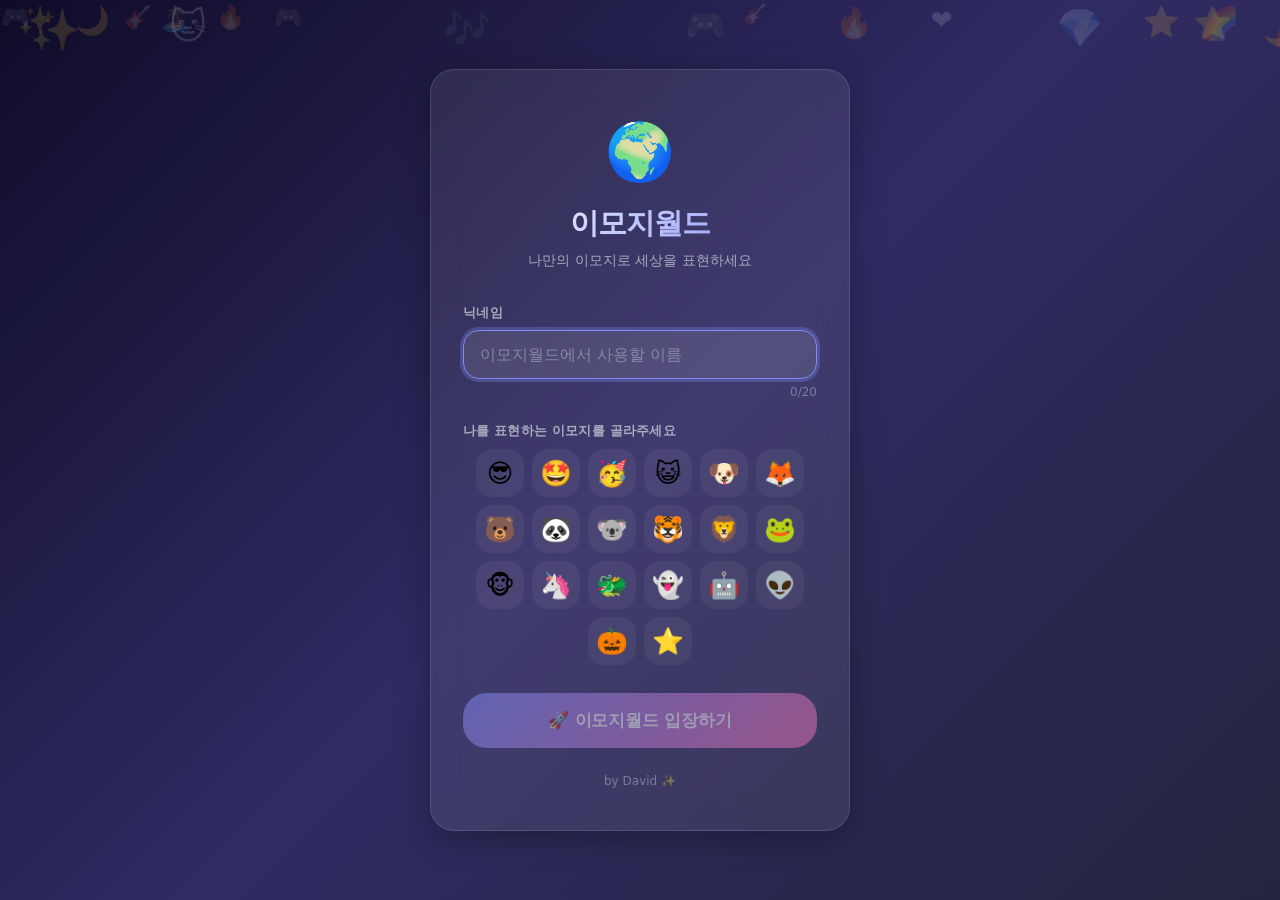
<file: index.html>
<!DOCTYPE html>
<html lang="ko">
<head>
    <meta charset="UTF-8">
    <meta name="viewport" content="width=device-width, initial-scale=1.0">
    <meta name="description" content="이모지월드 — 이모지로 세상을 표현하는 소셜 플랫폼">
    <meta name="theme-color" content="#0f0c29">
    <link rel="icon" href="data:image/svg+xml,<svg xmlns='http://www.w3.org/2000/svg' viewBox='0 0 100 100'><text y='.9em' font-size='90'>🚀</text></svg>">
    <title>이모지월드</title>
    <style>
        body {
            margin: 0;
            background: linear-gradient(135deg, #0f0c29, #302b63, #24243e);
            height: 100vh;
            display: flex;
            align-items: center;
            justify-content: center;
            color: white;
            font-family: system-ui, sans-serif;
        }
        .loader {
            text-align: center;
        }
        .loader__emoji {
            font-size: 4rem;
            animation: pulse 1s infinite;
        }
        @keyframes pulse {
            0%, 100% { transform: scale(1); }
            50% { transform: scale(1.2); }
        }
        .loader__text {
            margin-top: 16px;
            opacity: 0.6;
            font-size: 0.9rem;
        }
    </style>
</head>
<body>
    <div class="loader">
        <div class="loader__emoji">🌍</div>
        <div class="loader__text">이모지월드 로딩 중...</div>
    </div>
    <script src="auth.js"></script>
    <script>
        // 로그인 상태에 따라 적절한 페이지로 리디렉트
        if (isLoggedIn()) {
            window.location.replace('feed.html');
        } else {
            window.location.replace('login.html');
        }
    </script>
</body>
</html>
</file>
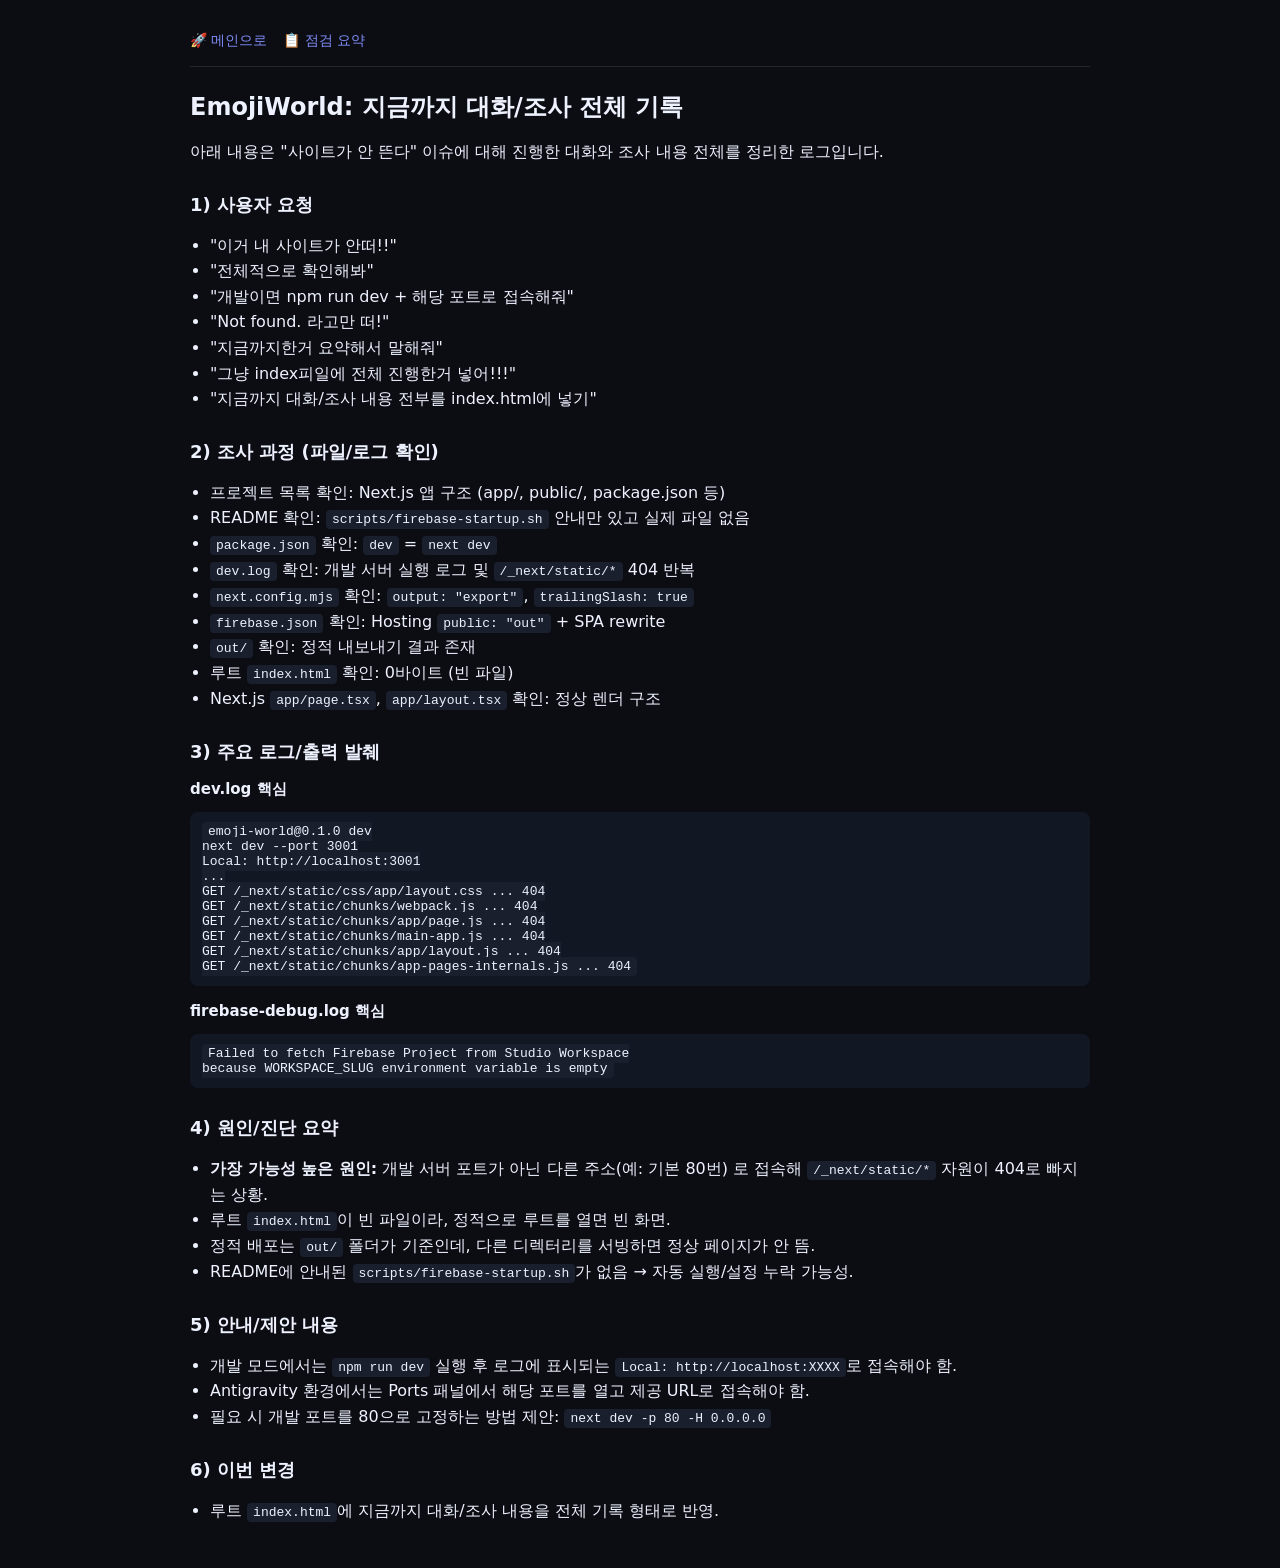
<file: debug-log.html>
<!doctype html>
<html lang="ko">
  <head>
    <meta charset="utf-8" />
    <meta name="viewport" content="width=device-width, initial-scale=1" />
    <meta name="description" content="이모지월드 점검 전체 기록 - 사이트 이슈 조사 및 디버깅 로그">
    <link rel="icon" href="data:image/svg+xml,<svg xmlns='http://www.w3.org/2000/svg' viewBox='0 0 100 100'><text y='.9em' font-size='90'>🔧</text></svg>">
    <title>EmojiWorld 점검 전체 기록</title>
    <style>
      body {
        font-family: system-ui, -apple-system, Segoe UI, Roboto, Arial, sans-serif;
        margin: 0;
        padding: 32px;
        background: #0b0d12;
        color: #eef2ff;
      }
      main {
        max-width: 900px;
        margin: 0 auto;
      }
      h1 {
        margin: 0 0 16px;
        font-size: 24px;
      }
      h2 {
        margin: 28px 0 8px;
        font-size: 18px;
      }
      h3 {
        margin: 16px 0 6px;
        font-size: 15px;
      }
      p {
        margin: 0 0 12px;
        line-height: 1.6;
      }
      ul {
        line-height: 1.6;
        padding-left: 20px;
      }
      code {
        background: #1a1f2e;
        padding: 2px 6px;
        border-radius: 4px;
      }
      pre {
        background: #121724;
        padding: 12px;
        border-radius: 8px;
        overflow-x: auto;
      }
      .nav-bar {
        margin-bottom: 24px;
        padding-bottom: 16px;
        border-bottom: 1px solid rgba(255, 255, 255, 0.1);
        display: flex;
        gap: 16px;
      }
      .nav-bar a {
        color: #818cf8;
        text-decoration: none;
        font-size: 14px;
      }
      .nav-bar a:hover {
        text-decoration: underline;
      }
    </style>
  </head>
  <body>
    <main>
      <nav class="nav-bar" aria-label="페이지 내비게이션">
        <a href="index.html">🚀 메인으로</a>
        <a href="summary.html">📋 점검 요약</a>
      </nav>
      <h1>EmojiWorld: 지금까지 대화/조사 전체 기록</h1>
      <p>
        아래 내용은 "사이트가 안 뜬다" 이슈에 대해 진행한 대화와 조사 내용 전체를 정리한 로그입니다.
      </p>

      <h2>1) 사용자 요청</h2>
      <ul>
        <li>"이거 내 사이트가 안떠!!"</li>
        <li>"전체적으로 확인해봐"</li>
        <li>"개발이면 npm run dev + 해당 포트로 접속해줘"</li>
        <li>"Not found. 라고만 떠!"</li>
        <li>"지금까지한거 요약해서 말해줘"</li>
        <li>"그냥 index피일에 전체 진행한거 넣어!!!"</li>
        <li>"지금까지 대화/조사 내용 전부를 index.html에 넣기"</li>
      </ul>

      <h2>2) 조사 과정 (파일/로그 확인)</h2>
      <ul>
        <li>프로젝트 목록 확인: Next.js 앱 구조 (app/, public/, package.json 등)</li>
        <li>README 확인: <code>scripts/firebase-startup.sh</code> 안내만 있고 실제 파일 없음</li>
        <li><code>package.json</code> 확인: <code>dev</code> = <code>next dev</code></li>
        <li><code>dev.log</code> 확인: 개발 서버 실행 로그 및 <code>/_next/static/*</code> 404 반복</li>
        <li><code>next.config.mjs</code> 확인: <code>output: "export"</code>, <code>trailingSlash: true</code></li>
        <li><code>firebase.json</code> 확인: Hosting <code>public: "out"</code> + SPA rewrite</li>
        <li><code>out/</code> 확인: 정적 내보내기 결과 존재</li>
        <li>루트 <code>index.html</code> 확인: 0바이트 (빈 파일)</li>
        <li>Next.js <code>app/page.tsx</code>, <code>app/layout.tsx</code> 확인: 정상 렌더 구조</li>
      </ul>

      <h2>3) 주요 로그/출력 발췌</h2>
      <h3>dev.log 핵심</h3>
      <pre><code>emoji-world@0.1.0 dev
next dev --port 3001
Local: http://localhost:3001
...
GET /_next/static/css/app/layout.css ... 404
GET /_next/static/chunks/webpack.js ... 404
GET /_next/static/chunks/app/page.js ... 404
GET /_next/static/chunks/main-app.js ... 404
GET /_next/static/chunks/app/layout.js ... 404
GET /_next/static/chunks/app-pages-internals.js ... 404</code></pre>

      <h3>firebase-debug.log 핵심</h3>
      <pre><code>Failed to fetch Firebase Project from Studio Workspace
because WORKSPACE_SLUG environment variable is empty</code></pre>

      <h2>4) 원인/진단 요약</h2>
      <ul>
        <li>
          <strong>가장 가능성 높은 원인:</strong> 개발 서버 포트가 아닌 다른 주소(예: 기본 80번)
          로 접속해 <code>/_next/static/*</code> 자원이 404로 빠지는 상황.
        </li>
        <li>
          루트 <code>index.html</code>이 빈 파일이라, 정적으로 루트를 열면 빈 화면.
        </li>
        <li>
          정적 배포는 <code>out/</code> 폴더가 기준인데, 다른 디렉터리를 서빙하면 정상 페이지가 안 뜸.
        </li>
        <li>
          README에 안내된 <code>scripts/firebase-startup.sh</code>가 없음 → 자동 실행/설정 누락 가능성.
        </li>
      </ul>

      <h2>5) 안내/제안 내용</h2>
      <ul>
        <li>
          개발 모드에서는 <code>npm run dev</code> 실행 후
          로그에 표시되는 <code>Local: http://localhost:XXXX</code>로 접속해야 함.
        </li>
        <li>
          Antigravity 환경에서는 Ports 패널에서 해당 포트를 열고 제공 URL로 접속해야 함.
        </li>
        <li>
          필요 시 개발 포트를 80으로 고정하는 방법 제안:
          <code>next dev -p 80 -H 0.0.0.0</code>
        </li>
      </ul>

      <h2>6) 이번 변경</h2>
      <ul>
        <li>
          루트 <code>index.html</code>에 지금까지 대화/조사 내용을 전체 기록 형태로 반영.
        </li>
      </ul>
    </main>
  </body>
</html>
</file>
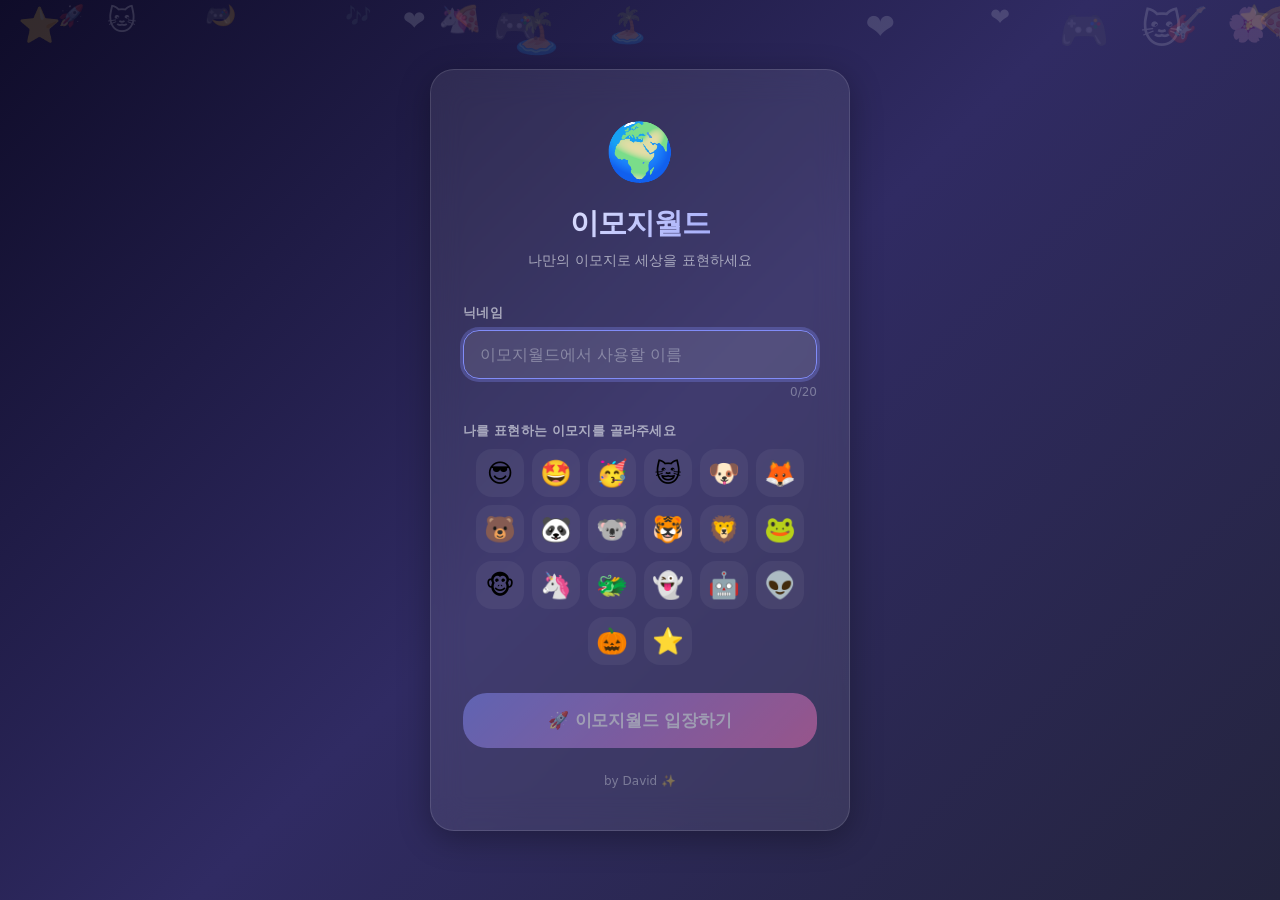
<file: feed.html>
<!DOCTYPE html>
<html lang="ko">
<head>
    <meta charset="UTF-8">
    <meta name="viewport" content="width=device-width, initial-scale=1.0, viewport-fit=cover">
    <meta name="description" content="이모지월드 피드 — 이모지 아트와 소셜 콘텐츠를 탐색하세요.">
    <meta name="theme-color" content="#0f0c29">
    <!-- Security Headers -->
    <meta http-equiv="Content-Security-Policy" content="default-src 'self'; script-src 'self' 'unsafe-inline'; style-src 'self' 'unsafe-inline'; img-src 'self' data: blob:; font-src 'self'; connect-src 'self'; frame-ancestors 'none';">
    <meta http-equiv="X-Content-Type-Options" content="nosniff">
    <meta name="referrer" content="strict-origin-when-cross-origin">
    <link rel="icon" href="data:image/svg+xml,<svg xmlns='http://www.w3.org/2000/svg' viewBox='0 0 100 100'><text y='.9em' font-size='90'>🚀</text></svg>">
    <title>이모지월드 — 피드</title>
    <link rel="stylesheet" href="app-common.css">
</head>
<body>
    <!-- Toast Container -->
    <div class="toast-container" id="toast-container"></div>

    <!-- Post Creation Modal -->
    <div class="modal-overlay modal-overlay--hidden" id="create-modal">
        <div class="modal create-modal">
            <div class="create-modal__header">
                <h2 class="modal__title" style="margin:0">새 포스트</h2>
                <button class="create-modal__close" id="create-close">✕</button>
            </div>
            <div class="image-upload-area" id="upload-area">
                <input type="file" accept="image/*" id="image-input" style="display:none">
                <span class="image-upload-area__icon">📸</span>
                <div class="image-upload-area__text">사진을 선택하거나 여기에 끌어놓으세요</div>
                <div class="image-upload-area__hint">JPG, PNG, WEBP · 최대 5MB</div>
            </div>
            <img class="image-preview" id="image-preview" alt="미리보기">
            <textarea class="caption-input" id="caption-input" placeholder="문구를 입력하세요... ✨" maxlength="200"></textarea>
            <div class="char-count"><span id="caption-char-count">0</span>/200</div>
            <button class="login-btn" id="create-post-btn" disabled style="margin-top:12px">📤 공유하기</button>
        </div>
    </div>

    <div class="app-shell page-enter">
        <!-- Top Navigation -->
        <header class="top-nav">
            <span class="top-nav__logo">이모지월드</span>
            <div class="top-nav__actions">
                <button class="top-nav__btn" aria-label="알림" title="알림" style="position:relative;">
                    🔔<span class="badge"></span>
                </button>
                <button class="top-nav__btn" aria-label="메시지" title="메시지">✉️</button>
            </div>
        </header>

        <!-- Story Bar -->
        <section class="story-bar" id="story-bar" aria-label="스토리"></section>

        <div class="divider"></div>

        <!-- Feed -->
        <main id="feed" aria-label="피드"></main>

        <!-- Bottom Tab Bar -->
        <nav class="tab-bar" aria-label="메인 내비게이션">
            <a href="feed.html" class="tab-bar__item tab-bar__item--active" aria-current="page">
                <span>🏠</span>
                <span class="tab-bar__label">홈</span>
            </a>
            <button class="tab-bar__item" aria-label="탐색" onclick="showToast('🔍 탐색 기능 준비 중!', 'info')">
                <span>🔍</span>
                <span class="tab-bar__label">탐색</span>
            </button>
            <button class="tab-bar__item" aria-label="새 포스트" id="create-tab-btn">
                <span>➕</span>
                <span class="tab-bar__label">만들기</span>
            </button>
            <button class="tab-bar__item" aria-label="알림" onclick="showToast('❤️ 알림이 없습니다', 'info')">
                <span>❤️</span>
                <span class="tab-bar__label">알림</span>
            </button>
            <a href="profile.html" class="tab-bar__item" aria-label="프로필">
                <span id="tab-profile-emoji">👤</span>
                <span class="tab-bar__label">프로필</span>
            </a>
        </nav>
    </div>

    <script src="auth.js"></script>
    <script src="data.js"></script>
    <script>
        // ── HTML 이스케이프 (XSS 방지) ──
        function escapeHtml(str) {
            if (!str) return '';
            return String(str).replace(/&/g,'&amp;').replace(/</g,'&lt;').replace(/>/g,'&gt;').replace(/"/g,'&quot;');
        }

        if (!requireAuth()) { throw new Error('auth redirect'); }
        var user = getCurrentUser();
        if (!user) { window.location.href = 'login.html'; throw new Error('no user'); }
        var likedPosts = getLikedPosts();
        var savedPosts = getSavedPosts();

        // ── 토스트 ──
        function showToast(msg, type) {
            var container = document.getElementById('toast-container');
            if (!container) return;
            var toast = document.createElement('div');
            toast.className = 'toast toast--' + (type || 'info');
            toast.textContent = msg;
            container.appendChild(toast);
            setTimeout(function () {
                toast.classList.add('toast--out');
                setTimeout(function () { toast.remove(); }, 300);
            }, 2500);
        }

        // 프로필 탭에 내 이모지 표시
        var tabEmoji = document.getElementById('tab-profile-emoji');
        if (tabEmoji && user) tabEmoji.textContent = user.emoji;

        // ── 스토리 바 ──
        (function renderStories() {
            var storyBar = document.getElementById('story-bar');
            if (!storyBar || !user) return;
            storyBar.appendChild(createStoryItem(user.emoji, '내 스토리'));
            SAMPLE_USERS.forEach(function (u) {
                storyBar.appendChild(createStoryItem(u.emoji, u.nickname));
            });
        })();

        function createStoryItem(emoji, name) {
            var item = document.createElement('div');
            item.className = 'story-item';
            item.innerHTML =
                '<div class="story-avatar"><div class="story-avatar__inner">' + escapeHtml(emoji) + '</div></div>' +
                '<span class="story-name">' + escapeHtml(name) + '</span>';
            item.addEventListener('click', function () {
                showToast(emoji + ' ' + name + '의 스토리', 'info');
            });
            return item;
        }

        // ── 이모지 리액션 바 생성 ──
        function createReactionBar(postId) {
            var wrap = document.createElement('div');
            wrap.className = 'reaction-bar';
            wrap.setAttribute('data-reaction-post', postId);

            var reactions = getPostReactions(postId);
            var quickEmojis = ['❤️', '😍', '😂', '🔥', '👏', '💯'];

            // 기존 리액션 + 빠른 이모지 합치기
            var allEmojis = {};
            quickEmojis.forEach(function (e) { allEmojis[e] = reactions[e] || null; });
            Object.keys(reactions).forEach(function (e) { allEmojis[e] = reactions[e]; });

            Object.keys(allEmojis).forEach(function (emoji) {
                var data = allEmojis[emoji];
                var btn = document.createElement('button');
                btn.className = 'reaction-btn' + (data && data.mine ? ' reaction-btn--active' : '');
                btn.textContent = emoji;
                if (data && data.count) { var countEl = document.createElement('span'); countEl.className = 'reaction-btn__count'; countEl.textContent = data.count; btn.appendChild(countEl); }
                btn.addEventListener('click', function () {
                    var updated = toggleReaction(postId, emoji);
                    refreshReactionBar(postId);
                });
                wrap.appendChild(btn);
            });

            // + 더보기 버튼
            var addBtn = document.createElement('button');
            addBtn.className = 'reaction-add';
            addBtn.textContent = '+';
            addBtn.addEventListener('click', function (e) {
                e.stopPropagation();
                openReactionPicker(postId, wrap);
            });
            wrap.appendChild(addBtn);

            return wrap;
        }

        function refreshReactionBar(postId) {
            var old = document.querySelector('[data-reaction-post="' + postId + '"]');
            if (!old || !old.parentNode) return;
            var newBar = createReactionBar(postId);
            old.parentNode.replaceChild(newBar, old);
        }

        function openReactionPicker(postId, barEl) {
            // 기존 피커가 있으면 제거
            var existing = barEl.querySelector('.reaction-picker');
            if (existing) { existing.remove(); return; }

            var picker = document.createElement('div');
            picker.className = 'reaction-picker';
            REACTION_EMOJIS.forEach(function (emoji) {
                var btn = document.createElement('button');
                btn.className = 'reaction-picker__emoji';
                btn.textContent = emoji;
                btn.addEventListener('click', function (e) {
                    e.stopPropagation();
                    toggleReaction(postId, emoji);
                    picker.remove();
                    refreshReactionBar(postId);
                    showToast(emoji + ' 리액션!', 'success');
                });
                picker.appendChild(btn);
            });
            barEl.style.position = 'relative';
            barEl.appendChild(picker);

            // 바깥 클릭 시 닫기
            setTimeout(function () {
                document.addEventListener('click', function closePicker() {
                    picker.remove();
                    document.removeEventListener('click', closePicker);
                }, { once: true });
            }, 10);
        }

        // ── 피드 렌더링 ──
        function renderFeed() {
            var feedEl = document.getElementById('feed');
            if (!feedEl) return;
            feedEl.innerHTML = '';

            // 1. 유저가 올린 이미지 포스트
            var userPosts = getUserPosts();
            userPosts.forEach(function (post) {
                feedEl.appendChild(createImagePostCard(post));
            });

            // 2. 샘플 이미지 + 이모지 아트 포스트 교차 배치
            var emojiPosts = generatePosts();
            var imgIdx = 0;
            emojiPosts.forEach(function (post, i) {
                // 매 3번째 포스트 앞에 샘플 이미지 포스트 삽입
                if (i > 0 && i % 3 === 0 && imgIdx < SAMPLE_IMAGE_POSTS.length) {
                    feedEl.appendChild(createSampleImageCard(SAMPLE_IMAGE_POSTS[imgIdx]));
                    imgIdx++;
                }
                var isLiked = likedPosts.indexOf(post.id) > -1;
                var isSaved = savedPosts.indexOf(post.id) > -1;
                feedEl.appendChild(createEmojiPostCard(post, isLiked, isSaved));
            });
            // 남은 이미지 포스트 추가
            while (imgIdx < SAMPLE_IMAGE_POSTS.length) {
                feedEl.appendChild(createSampleImageCard(SAMPLE_IMAGE_POSTS[imgIdx]));
                imgIdx++;
            }
        }
        renderFeed();

        // ── 샘플 이미지 포스트 카드 ──
        function createSampleImageCard(post) {
            var card = document.createElement('article');
            card.className = 'feed-post glass-card';

            var safeNick = escapeHtml(post.user.nickname);
            var safeEmoji = escapeHtml(post.user.emoji);
            var safeCaption = escapeHtml(post.caption);
            var likeCount = post.likes || 0;
            var isLiked = likedPosts.indexOf(post.id) > -1;
            var isSaved = savedPosts.indexOf(post.id) > -1;
            if (isLiked) likeCount++;

            card.innerHTML =
                '<div class="feed-post__header">' +
                    '<div class="feed-post__avatar">' + safeEmoji + '</div>' +
                    '<div class="feed-post__user-info">' +
                        '<div class="feed-post__nickname">' + safeNick + '</div>' +
                        '<div class="feed-post__time">' + escapeHtml(post.time) + '</div>' +
                    '</div>' +
                    '<button class="feed-post__more" aria-label="더보기">⋯</button>' +
                '</div>' +
                '<img class="feed-post__image" src="' + escapeHtml(post.image) + '" alt="포스트 이미지" loading="lazy">' +
                '<div class="feed-post__actions">' +
                    '<button class="feed-post__action like-btn ' + (isLiked ? 'feed-post__action--liked' : '') + '" aria-label="좋아요">' +
                        (isLiked ? '❤️' : '🤍') +
                    '</button>' +
                    '<button class="feed-post__action comment-btn" aria-label="리액션">💬</button>' +
                    '<button class="feed-post__action share-btn" aria-label="공유">📤</button>' +
                    '<button class="feed-post__action feed-post__action--spacer save-btn ' + (isSaved ? 'feed-post__action--saved' : '') + '" aria-label="저장">' +
                        (isSaved ? '🔖' : '🏷️') +
                    '</button>' +
                '</div>' +
                '<div class="feed-post__likes">좋아요 <span class="like-count">' + likeCount.toLocaleString() + '</span>개</div>' +
                '<div class="feed-post__caption"><strong>' + safeNick + '</strong> ' + safeCaption + '</div>';

            // 이모지 리액션 바
            card.appendChild(createReactionBar(post.id));

            // 좋아요
            var likeBtn = card.querySelector('.like-btn');
            var likeCountEl = card.querySelector('.like-count');
            if (likeBtn) {
                likeBtn.addEventListener('click', function () {
                    var nowLiked = toggleLike(post.id);
                    likeBtn.textContent = nowLiked ? '❤️' : '🤍';
                    likeBtn.classList.toggle('feed-post__action--liked', nowLiked);
                    var count = nowLiked ? post.likes + 1 : post.likes;
                    if (likeCountEl) likeCountEl.textContent = count.toLocaleString();
                    if (nowLiked) showToast('❤️ 좋아요!', 'success');
                });
            }

            // 저장
            var saveBtn = card.querySelector('.save-btn');
            if (saveBtn) {
                saveBtn.addEventListener('click', function () {
                    var nowSaved = toggleSave(post.id);
                    saveBtn.textContent = nowSaved ? '🔖' : '🏷️';
                    saveBtn.classList.toggle('feed-post__action--saved', nowSaved);
                    showToast(nowSaved ? '🔖 저장됨!' : '🏷️ 저장 해제', nowSaved ? 'success' : 'info');
                });
            }

            // 댓글(리액션) + 공유
            var commentBtn = card.querySelector('.comment-btn');
            if (commentBtn) commentBtn.addEventListener('click', function () { showToast('💬 이모지로 리액션하세요!', 'info'); });
            var shareBtn = card.querySelector('.share-btn');
            if (shareBtn) shareBtn.addEventListener('click', function () { showToast('📤 공유 링크가 복사되었습니다!', 'success'); });

            // 더블 탭 좋아요
            var imgEl = card.querySelector('.feed-post__image');
            var lastTap = 0;
            if (imgEl) {
                imgEl.addEventListener('click', function () {
                    var now = Date.now();
                    if (now - lastTap < 400) {
                        if (likedPosts.indexOf(post.id) === -1) {
                            toggleLike(post.id);
                            likedPosts = getLikedPosts();
                            if (likeBtn) { likeBtn.textContent = '❤️'; likeBtn.classList.add('feed-post__action--liked'); }
                            if (likeCountEl) likeCountEl.textContent = (post.likes + 1).toLocaleString();
                        }
                        var heart = document.createElement('span');
                        heart.className = 'double-tap-heart';
                        heart.textContent = '❤️';
                        imgEl.style.position = 'relative';
                        card.insertBefore(heart, imgEl.nextSibling);
                        setTimeout(function () { heart.remove(); }, 900);
                    }
                    lastTap = now;
                });
            }

            return card;
        }

        // ── 이미지 포스트 카드 ──
        function createImagePostCard(post) {
            var card = document.createElement('article');
            card.className = 'feed-post glass-card';

            var safeCaption = escapeHtml(post.caption);
            var userNick = escapeHtml(user.nickname || '나');
            var userEmoji = escapeHtml(user.emoji || '😊');

            card.innerHTML =
                '<div class="feed-post__header">' +
                    '<div class="feed-post__avatar">' + userEmoji + '</div>' +
                    '<div class="feed-post__user-info">' +
                        '<div class="feed-post__nickname">' + userNick + '</div>' +
                        '<div class="feed-post__time">방금 전</div>' +
                    '</div>' +
                    '<button class="feed-post__more" aria-label="더보기">⋯</button>' +
                '</div>' +
                '<img class="feed-post__image" src="' + post.image + '" alt="포스트 이미지">' +
                '<div class="feed-post__caption"><strong>' + userNick + '</strong> ' + safeCaption + '</div>';

            // 이모지 리액션 바 추가
            card.appendChild(createReactionBar(post.id));

            // 더블 탭 좋아요
            var imgEl = card.querySelector('.feed-post__image');
            var lastTap = 0;
            if (imgEl) {
                imgEl.addEventListener('click', function () {
                    var now = Date.now();
                    if (now - lastTap < 400) {
                        toggleReaction(post.id, '❤️');
                        refreshReactionBar(post.id);
                        var heart = document.createElement('span');
                        heart.className = 'double-tap-heart';
                        heart.textContent = '❤️';
                        imgEl.style.position = 'relative';
                        imgEl.parentNode.insertBefore(heart, imgEl.nextSibling);
                        setTimeout(function () { heart.remove(); }, 900);
                    }
                    lastTap = now;
                });
            }

            return card;
        }

        // ── 이모지 아트 포스트 카드 ──
        function createEmojiPostCard(post, isLiked, isSaved) {
            var card = document.createElement('article');
            card.className = 'feed-post glass-card';
            card.setAttribute('data-post-id', post.id);

            var artHtml = '';
            post.art.forEach(function (emoji) {
                artHtml += '<span class="emoji-art__cell">' + emoji + '</span>';
            });

            var likeCount = isLiked ? post.likes + 1 : post.likes;
            var safeNick = escapeHtml(post.user.nickname);
            var safeEmoji = escapeHtml(post.user.emoji);
            var safeCaption = escapeHtml(post.caption);

            card.innerHTML =
                '<div class="feed-post__header">' +
                    '<div class="feed-post__avatar">' + safeEmoji + '</div>' +
                    '<div class="feed-post__user-info">' +
                        '<div class="feed-post__nickname">' + safeNick + '</div>' +
                        '<div class="feed-post__time">' + escapeHtml(post.time) + '</div>' +
                    '</div>' +
                    '<button class="feed-post__more" aria-label="더보기">⋯</button>' +
                '</div>' +
                '<div class="emoji-art" data-art-id="' + post.id + '">' + artHtml + '</div>' +
                '<div class="feed-post__actions">' +
                    '<button class="feed-post__action like-btn ' + (isLiked ? 'feed-post__action--liked' : '') + '" aria-label="좋아요">' +
                        (isLiked ? '❤️' : '🤍') +
                    '</button>' +
                    '<button class="feed-post__action comment-btn" aria-label="댓글">💬</button>' +
                    '<button class="feed-post__action share-btn" aria-label="공유">📤</button>' +
                    '<button class="feed-post__action feed-post__action--spacer save-btn ' + (isSaved ? 'feed-post__action--saved' : '') + '" aria-label="저장">' +
                        (isSaved ? '🔖' : '🏷️') +
                    '</button>' +
                '</div>' +
                '<div class="feed-post__likes">좋아요 <span class="like-count">' + likeCount.toLocaleString() + '</span>개</div>' +
                '<div class="feed-post__caption"><strong>' + safeNick + '</strong> ' + safeCaption + '</div>';

            // 이모지 리액션 바 추가
            card.appendChild(createReactionBar(post.id));

            // 좋아요
            var likeBtn = card.querySelector('.like-btn');
            var likeCountEl = card.querySelector('.like-count');
            if (likeBtn) {
                likeBtn.addEventListener('click', function () {
                    var nowLiked = toggleLike(post.id);
                    likeBtn.textContent = nowLiked ? '❤️' : '🤍';
                    likeBtn.classList.toggle('feed-post__action--liked', nowLiked);
                    var count = nowLiked ? post.likes + 1 : post.likes;
                    if (likeCountEl) likeCountEl.textContent = count.toLocaleString();
                    if (nowLiked) showToast('❤️ 좋아요!', 'success');
                });
            }

            // 저장
            var saveBtn = card.querySelector('.save-btn');
            if (saveBtn) {
                saveBtn.addEventListener('click', function () {
                    var nowSaved = toggleSave(post.id);
                    saveBtn.textContent = nowSaved ? '🔖' : '🏷️';
                    saveBtn.classList.toggle('feed-post__action--saved', nowSaved);
                    showToast(nowSaved ? '🔖 저장됨!' : '🏷️ 저장 해제', nowSaved ? 'success' : 'info');
                });
            }

            // 댓글 클릭
            var commentBtn = card.querySelector('.comment-btn');
            if (commentBtn) {
                commentBtn.addEventListener('click', function () {
                    showToast('💬 이모지로 리액션하세요!', 'info');
                });
            }

            // 공유
            var shareBtn = card.querySelector('.share-btn');
            if (shareBtn) {
                shareBtn.addEventListener('click', function () {
                    showToast('📤 공유 링크가 복사되었습니다!', 'success');
                });
            }

            // 이모지 아트 — 싱글 탭: 상세보기, 더블 탭: 좋아요
            var artArea = card.querySelector('.emoji-art');
            var lastTap = 0;
            var tapTimer = null;
            if (artArea) {
                artArea.addEventListener('click', function () {
                    var now = Date.now();
                    if (now - lastTap < 400) {
                        // 더블 탭 = 좋아요
                        clearTimeout(tapTimer);
                        if (likedPosts.indexOf(post.id) === -1) {
                            toggleLike(post.id);
                            likedPosts = getLikedPosts();
                            if (likeBtn) {
                                likeBtn.textContent = '❤️';
                                likeBtn.classList.add('feed-post__action--liked');
                            }
                            if (likeCountEl) likeCountEl.textContent = (post.likes + 1).toLocaleString();
                        }
                        var heart = document.createElement('span');
                        heart.className = 'double-tap-heart';
                        heart.textContent = '❤️';
                        artArea.appendChild(heart);
                        setTimeout(function () { heart.remove(); }, 900);
                        lastTap = 0;
                    } else {
                        // 싱글 탭 = 상세보기 (딜레이 후)
                        lastTap = now;
                        tapTimer = setTimeout(function () {
                            openEmojiArtViewer(post.art);
                            lastTap = 0;
                        }, 400);
                    }
                });
            }

            return card;
        }

        // ── 이모지 상세보기 ──
        function openEmojiViewer(emoji) {
            var viewer = document.createElement('div');
            viewer.className = 'emoji-viewer';
            viewer.innerHTML =
                '<div class="emoji-viewer__content">' +
                    '<div class="emoji-viewer__emoji">' + emoji + '</div>' +
                    '<div class="emoji-viewer__name">' + emoji + '</div>' +
                    '<div class="emoji-viewer__hint">탭하여 닫기</div>' +
                '</div>';
            viewer.addEventListener('click', function () {
                viewer.classList.add('emoji-viewer--closing');
                setTimeout(function () { viewer.remove(); }, 200);
            });
            document.body.appendChild(viewer);
        }

        function openEmojiArtViewer(artArray) {
            var viewer = document.createElement('div');
            viewer.className = 'emoji-viewer';

            var grid = document.createElement('div');
            grid.className = 'emoji-viewer__grid';

            artArray.forEach(function (emoji) {
                var cell = document.createElement('div');
                cell.className = 'emoji-viewer__grid-cell';
                cell.textContent = emoji;
                cell.addEventListener('click', function (e) {
                    e.stopPropagation();
                    viewer.classList.add('emoji-viewer--closing');
                    setTimeout(function () {
                        viewer.remove();
                        openEmojiViewer(emoji);
                    }, 200);
                });
                grid.appendChild(cell);
            });

            var hint = document.createElement('div');
            hint.className = 'emoji-viewer__hint';
            hint.textContent = '이모지를 탭하면 확대 · 바깥을 탭하면 닫기';
            hint.style.cssText = 'margin-top:16px;text-align:center';

            var wrap = document.createElement('div');
            wrap.style.cssText = 'display:flex;flex-direction:column;align-items:center';
            wrap.appendChild(grid);
            wrap.appendChild(hint);

            viewer.appendChild(wrap);
            viewer.addEventListener('click', function (e) {
                if (e.target === viewer) {
                    viewer.classList.add('emoji-viewer--closing');
                    setTimeout(function () { viewer.remove(); }, 200);
                }
            });
            document.body.appendChild(viewer);
        }

        // ═══════════════════════════════
        // ── 포스트 생성 모달 ──
        // ═══════════════════════════════
        var createModal = document.getElementById('create-modal');
        var createClose = document.getElementById('create-close');
        var createTabBtn = document.getElementById('create-tab-btn');
        var uploadArea = document.getElementById('upload-area');
        var imageInput = document.getElementById('image-input');
        var imagePreview = document.getElementById('image-preview');
        var captionInput = document.getElementById('caption-input');
        var captionCharCount = document.getElementById('caption-char-count');
        var createPostBtn = document.getElementById('create-post-btn');
        var selectedImageData = null;

        function openCreateModal() {
            if (!createModal) return;
            createModal.classList.remove('modal-overlay--hidden', 'modal-overlay--closing');
            selectedImageData = null;
            if (imagePreview) { imagePreview.classList.remove('image-preview--visible'); imagePreview.src = ''; }
            if (uploadArea) uploadArea.style.display = '';
            if (captionInput) captionInput.value = '';
            if (captionCharCount) captionCharCount.textContent = '0';
            if (createPostBtn) createPostBtn.disabled = true;
        }

        function closeCreateModal() {
            if (!createModal) return;
            createModal.classList.add('modal-overlay--closing');
            setTimeout(function () {
                createModal.classList.add('modal-overlay--hidden');
                createModal.classList.remove('modal-overlay--closing');
            }, 200);
        }

        if (createTabBtn) createTabBtn.addEventListener('click', openCreateModal);
        if (createClose) createClose.addEventListener('click', closeCreateModal);
        if (createModal) createModal.addEventListener('click', function (e) {
            if (e.target === createModal) closeCreateModal();
        });

        // 이미지 선택
        if (uploadArea) {
            uploadArea.addEventListener('click', function () {
                if (imageInput) imageInput.click();
            });

            // 드래그 앤 드롭
            uploadArea.addEventListener('dragover', function (e) {
                e.preventDefault();
                uploadArea.classList.add('image-upload-area--dragover');
            });
            uploadArea.addEventListener('dragleave', function () {
                uploadArea.classList.remove('image-upload-area--dragover');
            });
            uploadArea.addEventListener('drop', function (e) {
                e.preventDefault();
                uploadArea.classList.remove('image-upload-area--dragover');
                var file = e.dataTransfer && e.dataTransfer.files && e.dataTransfer.files[0];
                if (file) handleImageFile(file);
            });
        }

        if (imageInput) {
            imageInput.addEventListener('change', function () {
                var file = imageInput.files && imageInput.files[0];
                if (file) handleImageFile(file);
            });
        }

        function handleImageFile(file) {
            // 허용된 MIME 타입 화이트리스트
            var ALLOWED_TYPES = ['image/jpeg', 'image/png', 'image/gif', 'image/webp'];
            if (ALLOWED_TYPES.indexOf(file.type) === -1) {
                showToast('⚠️ JPG, PNG, GIF, WEBP만 업로드 가능해요!', 'error');
                return;
            }
            if (file.size > 5 * 1024 * 1024) {
                showToast('⚠️ 5MB 이하의 이미지만 가능해요!', 'error');
                return;
            }

            // 매직 바이트 검증 (위장 파일 방지)
            var headerReader = new FileReader();
            headerReader.onload = function (he) {
                var arr = new Uint8Array(he.target.result).subarray(0, 4);
                var header = '';
                for (var i = 0; i < arr.length; i++) {
                    header += arr[i].toString(16).padStart(2, '0');
                }
                // JPEG: ffd8ff, PNG: 89504e47, GIF: 47494638, WEBP: 52494646
                var valid = /^ffd8ff/.test(header) || /^89504e47/.test(header) ||
                            /^47494638/.test(header) || /^52494646/.test(header);
                if (!valid) {
                    showToast('⚠️ 유효하지 않은 이미지 파일이에요!', 'error');
                    return;
                }

                showToast('📸 이미지 처리 중...', 'info');

                resizeImage(file, 600, function (dataUrl) {
                    if (!dataUrl) {
                        showToast('⚠️ 이미지 처리에 실패했어요', 'error');
                        return;
                    }
                    selectedImageData = dataUrl;
                    if (imagePreview) {
                        imagePreview.src = dataUrl;
                        imagePreview.classList.add('image-preview--visible');
                    }
                    if (uploadArea) uploadArea.style.display = 'none';
                    if (createPostBtn) createPostBtn.disabled = false;
                    showToast('✅ 이미지 준비 완료!', 'success');
                });
            };
            headerReader.readAsArrayBuffer(file.slice(0, 4));
        }

        // 캡션 카운터
        if (captionInput) {
            captionInput.addEventListener('input', function () {
                if (captionCharCount) captionCharCount.textContent = captionInput.value.length;
            });
        }

        // 포스트 공유
        if (createPostBtn) {
            createPostBtn.addEventListener('click', function () {
                if (!selectedImageData) {
                    showToast('📸 이미지를 먼저 선택해주세요!', 'error');
                    return;
                }
                var rawCaption = captionInput ? captionInput.value.trim() : '';
                // 캡션 sanitize (HTML 태그 제거, 길이 제한)
                var caption = sanitizeInput(rawCaption, 200);
                var post = addUserPost(selectedImageData, caption);
                if (post) {
                    showToast('🎉 포스트가 공유되었어요!', 'success');
                    closeCreateModal();
                    renderFeed();
                    window.scrollTo({ top: 0, behavior: 'smooth' });
                } else {
                    showToast('⚠️ 저장 공간이 부족해요. 오래된 포스트를 지워보세요.', 'error');
                }
            });
        }

        // ═══════════════════════════════
        // ── 온보딩 튜토리얼 ──
        // ═══════════════════════════════
        (function initOnboarding() {
            var ONBOARDING_KEY = 'emojiworld_onboarded';
            if (localStorage.getItem(ONBOARDING_KEY)) return;

            var steps = [
                {
                    emoji: '👋✨',
                    title: '이모지월드에 오신 걸 환영해요!',
                    desc: '사진과 이모지로 소통하는\n새로운 소셜 앱이에요 🎉'
                },
                {
                    emoji: '📸',
                    title: '사진을 올려보세요',
                    desc: '하단의 ➕ 만들기를 눌러\n사진을 선택하고 공유해보세요!'
                },
                {
                    emoji: '😍❤️🔥',
                    title: '이모지로 리액션!',
                    desc: '댓글 대신 이모지로 리액션해요\n포스트 아래의 이모지를 눌러보세요'
                },
                {
                    emoji: '🔍',
                    title: '이모지 상세보기',
                    desc: '이모지 아트를 클릭하면 확대!\n개별 이모지도 크게 볼 수 있어요'
                },
                {
                    emoji: '🚀',
                    title: '준비 완료!',
                    desc: '이제 이모지월드를 즐겨보세요\n사진과 이모지로 당신의 일상을 공유하세요 💫'
                }
            ];

            var currentStep = 0;

            function renderOnboarding() {
                var existing = document.querySelector('.onboarding');
                if (existing) existing.remove();

                var step = steps[currentStep];
                var overlay = document.createElement('div');
                overlay.className = 'onboarding';

                var dots = '';
                for (var i = 0; i < steps.length; i++) {
                    dots += '<div class="onboarding__dot' + (i === currentStep ? ' onboarding__dot--active' : '') + '"></div>';
                }

                var isLast = currentStep === steps.length - 1;
                var skipText = currentStep === 0 ? '건너뛰기' : '이전';
                var nextText = isLast ? '시작하기 🎉' : '다음';

                overlay.innerHTML =
                    '<div class="onboarding__card">' +
                        '<span class="onboarding__emoji">' + step.emoji + '</span>' +
                        '<div class="onboarding__title">' + step.title + '</div>' +
                        '<div class="onboarding__desc">' + step.desc.replace(/\n/g, '<br>') + '</div>' +
                        '<div class="onboarding__dots">' + dots + '</div>' +
                        '<div class="onboarding__actions">' +
                            '<button class="onboarding__btn onboarding__btn--skip" id="onboard-skip">' + skipText + '</button>' +
                            '<button class="onboarding__btn onboarding__btn--next" id="onboard-next">' + nextText + '</button>' +
                        '</div>' +
                    '</div>';

                document.body.appendChild(overlay);

                document.getElementById('onboard-skip').addEventListener('click', function () {
                    if (currentStep === 0) {
                        closeOnboarding(overlay);
                    } else {
                        currentStep--;
                        renderOnboarding();
                    }
                });

                document.getElementById('onboard-next').addEventListener('click', function () {
                    if (isLast) {
                        closeOnboarding(overlay);
                    } else {
                        currentStep++;
                        renderOnboarding();
                    }
                });
            }

            function closeOnboarding(overlay) {
                try { localStorage.setItem(ONBOARDING_KEY, '1'); } catch (e) {}
                overlay.style.animation = 'fadeOut 0.3s ease forwards';
                setTimeout(function () { overlay.remove(); }, 300);
                showToast('🎉 이모지월드에 오신 걸 환영해요!', 'success');
            }

            renderOnboarding();
        })();
    </script>
</body>
</html>
</file>
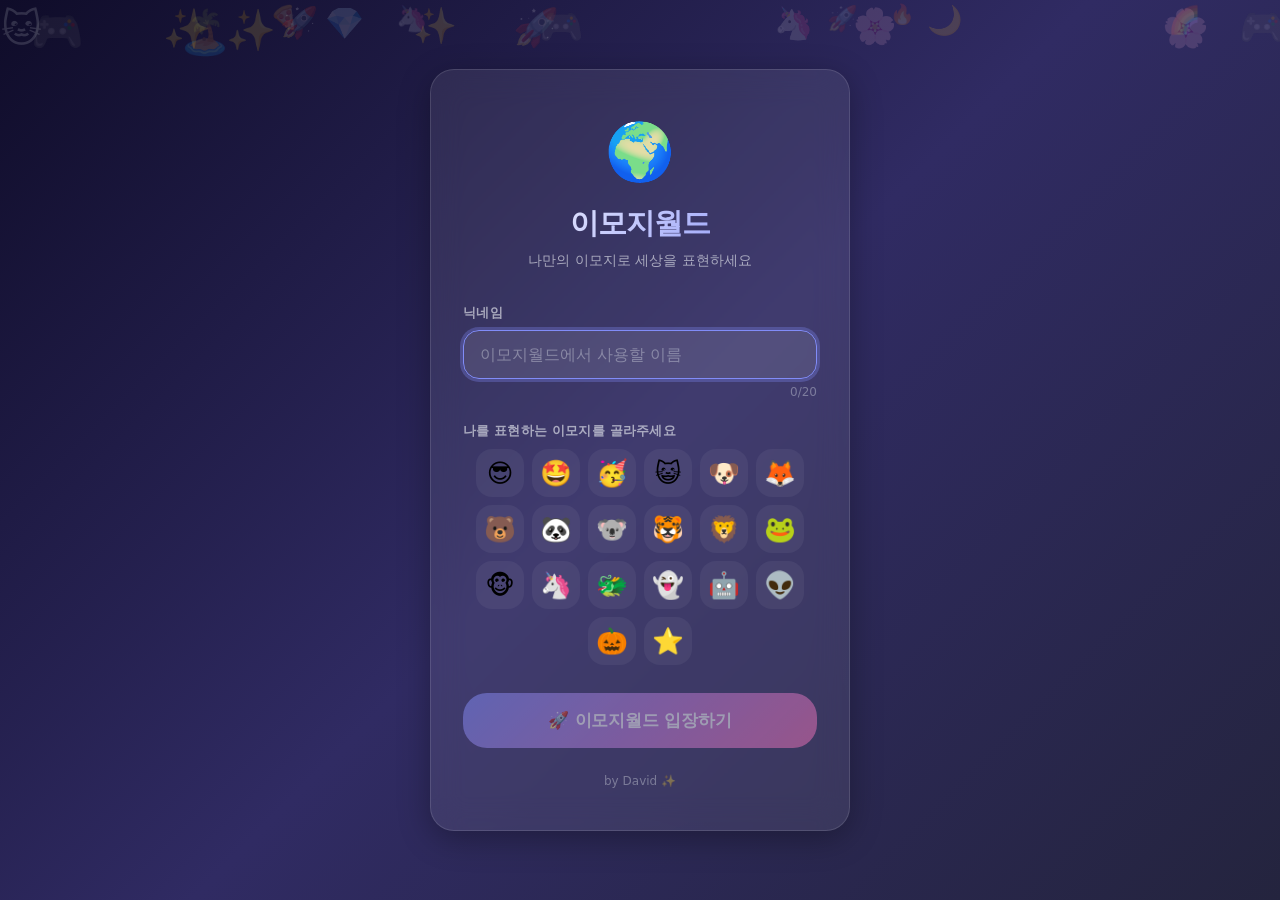
<file: login.html>
<!DOCTYPE html>
<html lang="ko">
<head>
    <meta charset="UTF-8">
    <meta name="viewport" content="width=device-width, initial-scale=1.0, viewport-fit=cover">
    <meta name="description" content="이모지월드에 입장하세요! 나만의 이모지 아바타로 시작하는 소셜 이모지 세계.">
    <meta name="theme-color" content="#0f0c29">
    <!-- Security Headers -->
    <meta http-equiv="Content-Security-Policy" content="default-src 'self'; script-src 'self' 'unsafe-inline'; style-src 'self' 'unsafe-inline'; img-src 'self' data: blob:; font-src 'self'; connect-src 'self'; frame-ancestors 'none';">
    <meta http-equiv="X-Content-Type-Options" content="nosniff">
    <meta name="referrer" content="strict-origin-when-cross-origin">
    <link rel="icon" href="data:image/svg+xml,<svg xmlns='http://www.w3.org/2000/svg' viewBox='0 0 100 100'><text y='.9em' font-size='90'>🚀</text></svg>">
    <title>이모지월드 — 로그인</title>
    <link rel="stylesheet" href="app-common.css">
</head>
<body>
    <!-- Floating Emoji Background -->
    <div class="floating-emojis" id="floating-bg" aria-hidden="true"></div>

    <!-- Toast Container -->
    <div class="toast-container" id="toast-container"></div>

    <!-- Login Card -->
    <main class="login-page">
        <div class="login-card glass-card page-enter">
            <div class="login-card__logo">🌍</div>
            <h1 class="login-card__title">이모지월드</h1>
            <p class="login-card__subtitle">나만의 이모지로 세상을 표현하세요</p>

            <form id="login-form" autocomplete="off">
                <div class="form-group">
                    <label class="form-label" for="nickname">닉네임</label>
                    <input
                        class="form-input"
                        type="text"
                        id="nickname"
                        placeholder="이모지월드에서 사용할 이름"
                        maxlength="20"
                        required
                        autofocus
                    >
                    <div class="char-count"><span id="char-count">0</span>/20</div>
                </div>

                <div class="form-group">
                    <label class="form-label">나를 표현하는 이모지를 골라주세요</label>
                    <div class="emoji-picker" id="emoji-picker" role="radiogroup" aria-label="아바타 이모지 선택">
                    </div>
                </div>

                <button type="submit" class="login-btn" id="login-btn" disabled>
                    🚀 이모지월드 입장하기
                </button>
            </form>

            <p style="margin-top: 24px; font-size: 0.75rem; color: var(--text-muted);">
                by David ✨
            </p>
        </div>
    </main>

    <script src="auth.js"></script>
    <script src="data.js"></script>
    <script>
        // 이미 로그인 되어있으면 피드로
        redirectIfLoggedIn();

        // ── 토스트 ──
        function showToast(msg, type) {
            var container = document.getElementById('toast-container');
            if (!container) return;
            var toast = document.createElement('div');
            toast.className = 'toast toast--' + (type || 'info');
            toast.textContent = msg;
            container.appendChild(toast);
            setTimeout(function () {
                toast.classList.add('toast--out');
                setTimeout(function () { toast.remove(); }, 300);
            }, 2500);
        }

        // ── 떠다니는 이모지 배경 ──
        (function createFloatingEmojis() {
            var container = document.getElementById('floating-bg');
            if (!container) return;
            var bgEmojis = ['🚀', '✨', '🔥', '🌈', '🐱', '🍕', '🎸', '🏝️', '🎮', '❤️', '💎', '🦄', '🌸', '⭐', '🎶', '🌙'];
            for (var i = 0; i < 20; i++) {
                var span = document.createElement('span');
                span.className = 'floating-emoji';
                span.textContent = bgEmojis[Math.floor(Math.random() * bgEmojis.length)];
                span.style.left = Math.random() * 100 + '%';
                span.style.animationDuration = (8 + Math.random() * 12) + 's';
                span.style.animationDelay = (Math.random() * 10) + 's';
                span.style.fontSize = (1.2 + Math.random() * 1.5) + 'rem';
                container.appendChild(span);
            }
        })();

        // ── 이모지 피커 ──
        var selectedEmoji = null;
        var pickerEl = document.getElementById('emoji-picker');
        var loginBtn = document.getElementById('login-btn');
        var nicknameInput = document.getElementById('nickname');
        var loginForm = document.getElementById('login-form');
        var charCount = document.getElementById('char-count');

        if (pickerEl) {
            EMOJI_AVATARS.forEach(function (emoji) {
                var btn = document.createElement('button');
                btn.type = 'button';
                btn.className = 'emoji-picker__option';
                btn.textContent = emoji;
                btn.setAttribute('role', 'radio');
                btn.setAttribute('aria-checked', 'false');
                btn.setAttribute('aria-label', emoji);
                btn.addEventListener('click', function () {
                    document.querySelectorAll('.emoji-picker__option--selected')
                        .forEach(function (el) {
                            el.classList.remove('emoji-picker__option--selected');
                            el.setAttribute('aria-checked', 'false');
                        });
                    btn.classList.add('emoji-picker__option--selected');
                    btn.setAttribute('aria-checked', 'true');
                    selectedEmoji = emoji;
                    updateLoginBtn();
                });
                pickerEl.appendChild(btn);
            });
        }

        // ── 글자 수 카운터 + 로그인 버튼 활성화 ──
        function updateLoginBtn() {
            if (!loginBtn || !nicknameInput) return;
            var len = nicknameInput.value.trim().length;
            if (charCount) charCount.textContent = len;
            loginBtn.disabled = !(len > 0 && selectedEmoji);
        }

        if (nicknameInput) {
            nicknameInput.addEventListener('input', updateLoginBtn);
        }

        // ── 로그인 처리 ──
        if (loginForm) {
            loginForm.addEventListener('submit', function (e) {
                e.preventDefault();
                if (!nicknameInput || !selectedEmoji) return;
                var nickname = nicknameInput.value.trim();
                if (!nickname) {
                    showToast('닉네임을 입력해주세요!', 'error');
                    return;
                }
                if (nickname.length < 2) {
                    showToast('닉네임은 2글자 이상이어야 해요!', 'error');
                    return;
                }

                var success = login(nickname, selectedEmoji);
                if (success) {
                    loginBtn.textContent = '✨ 입장 중...';
                    loginBtn.disabled = true;
                    showToast('환영합니다, ' + nickname + '님! ' + selectedEmoji, 'success');
                    setTimeout(function () {
                        window.location.href = 'feed.html';
                    }, 800);
                } else {
                    showToast('로그인에 실패했어요. 다시 시도해주세요.', 'error');
                }
            });
        }
    </script>
</body>
</html>
</file>
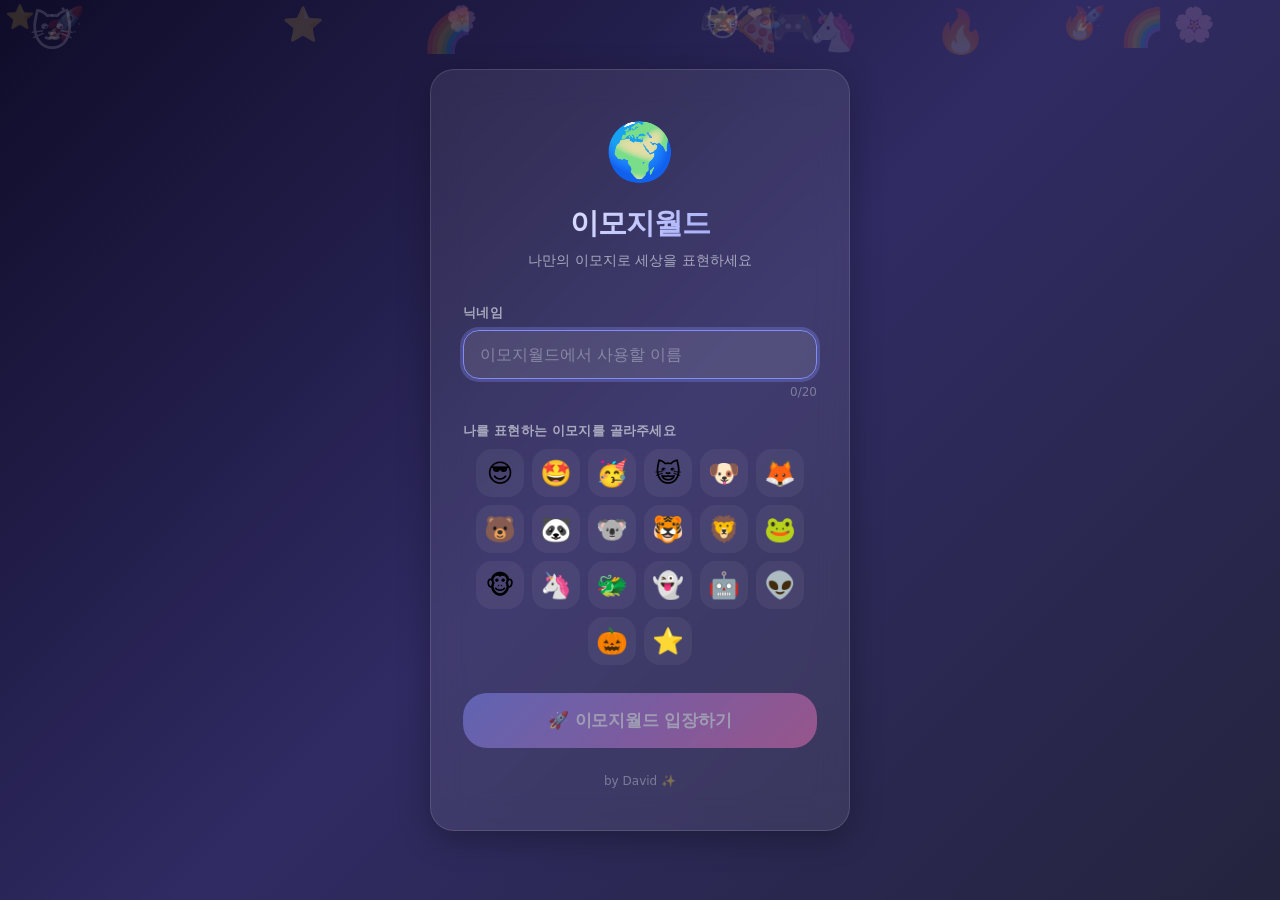
<file: profile.html>
<!DOCTYPE html>
<html lang="ko">
<head>
    <meta charset="UTF-8">
    <meta name="viewport" content="width=device-width, initial-scale=1.0, viewport-fit=cover">
    <meta name="description" content="이모지월드 프로필 — 나의 이모지 컬렉션과 활동 내역.">
    <meta name="theme-color" content="#0f0c29">
    <!-- Security Headers -->
    <meta http-equiv="Content-Security-Policy" content="default-src 'self'; script-src 'self' 'unsafe-inline'; style-src 'self' 'unsafe-inline'; img-src 'self' data: blob:; font-src 'self'; connect-src 'self'; frame-ancestors 'none';">
    <meta http-equiv="X-Content-Type-Options" content="nosniff">
    <meta name="referrer" content="strict-origin-when-cross-origin">
    <link rel="icon" href="data:image/svg+xml,<svg xmlns='http://www.w3.org/2000/svg' viewBox='0 0 100 100'><text y='.9em' font-size='90'>🚀</text></svg>">
    <title>이모지월드 — 프로필</title>
    <link rel="stylesheet" href="app-common.css">
</head>
<body>
    <!-- Toast Container -->
    <div class="toast-container" id="toast-container"></div>

    <!-- Edit Profile Modal -->
    <div class="modal-overlay modal-overlay--hidden" id="edit-modal">
        <div class="modal">
            <h2 class="modal__title">프로필 편집</h2>
            <div class="form-group">
                <label class="form-label" for="edit-nickname">닉네임</label>
                <input class="form-input" type="text" id="edit-nickname" maxlength="20">
                <div class="char-count"><span id="edit-char-count">0</span>/20</div>
            </div>
            <div class="form-group">
                <label class="form-label">프로필 이모지</label>
                <div class="emoji-picker" id="edit-emoji-picker"></div>
            </div>
            <div class="modal__actions">
                <button class="btn btn--glass btn--full" id="edit-cancel">취소</button>
                <button class="btn btn--primary btn--full" id="edit-save">저장</button>
            </div>
        </div>
    </div>

    <div class="app-shell page-enter">
        <!-- Top Navigation -->
        <header class="top-nav">
            <span class="top-nav__logo" id="profile-title">프로필</span>
            <div class="top-nav__actions">
                <button class="top-nav__btn" aria-label="설정" title="설정" onclick="showToast('⚙️ 설정 기능 준비 중!', 'info')">⚙️</button>
                <button class="top-nav__btn" id="logout-btn" aria-label="로그아웃" title="로그아웃">🚪</button>
            </div>
        </header>

        <!-- Profile Header -->
        <section class="profile-header">
            <div class="profile-avatar">
                <div class="profile-avatar__inner" id="profile-emoji">😊</div>
            </div>
            <div class="profile-stats">
                <div class="profile-stat">
                    <div class="profile-stat__number" id="stat-posts">0</div>
                    <div class="profile-stat__label">포스트</div>
                </div>
                <div class="profile-stat">
                    <div class="profile-stat__number" id="stat-followers">0</div>
                    <div class="profile-stat__label">팔로워</div>
                </div>
                <div class="profile-stat">
                    <div class="profile-stat__number" id="stat-following">0</div>
                    <div class="profile-stat__label">팔로잉</div>
                </div>
            </div>
        </section>

        <!-- Profile Info -->
        <section class="profile-info">
            <div class="profile-info__name" id="profile-name">유저</div>
            <div class="profile-info__bio" id="profile-bio">이모지로 세상을 표현하는 중 ✨</div>
        </section>

        <!-- Profile Actions -->
        <div class="profile-actions">
            <button class="btn btn--glass btn--full" id="edit-profile-btn">✏️ 프로필 편집</button>
            <button class="btn btn--glass" aria-label="프로필 공유" onclick="showToast('📤 프로필 링크 복사!', 'success')">📤</button>
        </div>

        <div class="divider"></div>

        <!-- Grid Tabs -->
        <div class="profile-grid-tabs">
            <button class="profile-grid-tab profile-grid-tab--active" data-tab="art" aria-label="이모지 그리드">🎨</button>
            <button class="profile-grid-tab" data-tab="saved" aria-label="저장된 포스트">🔖</button>
            <button class="profile-grid-tab" data-tab="liked" aria-label="좋아요한 포스트">❤️</button>
        </div>

        <!-- Profile Grid -->
        <section class="profile-grid" id="profile-grid" aria-label="이모지 갤러리"></section>

        <!-- Logout Section -->
        <div style="padding: 24px 20px;">
            <button class="btn btn--danger btn--full" id="logout-btn-bottom">🚪 로그아웃</button>
            <p style="text-align: center; margin-top: 16px; font-size: 0.7rem; color: var(--text-muted);">
                이모지월드 v1.0 · by David
            </p>
        </div>

        <!-- Bottom Tab Bar -->
        <nav class="tab-bar" aria-label="메인 내비게이션">
            <a href="feed.html" class="tab-bar__item">
                <span>🏠</span>
                <span class="tab-bar__label">홈</span>
            </a>
            <button class="tab-bar__item" aria-label="탐색" onclick="showToast('🔍 탐색 기능 준비 중!', 'info')">
                <span>🔍</span>
                <span class="tab-bar__label">탐색</span>
            </button>
            <button class="tab-bar__item" aria-label="새 포스트" onclick="showToast('➕ 포스트 만들기 준비 중!', 'info')">
                <span>➕</span>
                <span class="tab-bar__label">만들기</span>
            </button>
            <button class="tab-bar__item" aria-label="알림" onclick="showToast('❤️ 알림이 없습니다', 'info')">
                <span>❤️</span>
                <span class="tab-bar__label">알림</span>
            </button>
            <a href="profile.html" class="tab-bar__item tab-bar__item--active" aria-current="page">
                <span id="tab-profile-emoji">👤</span>
                <span class="tab-bar__label">프로필</span>
            </a>
        </nav>
    </div>

    <script src="auth.js"></script>
    <script src="data.js"></script>
    <script>
        // ── HTML 이스케이프 (XSS 방지) ──
        function escapeHtml(str) {
            if (!str) return '';
            return String(str).replace(/&/g,'&amp;').replace(/</g,'&lt;').replace(/>/g,'&gt;').replace(/"/g,'&quot;');
        }

        if (!requireAuth()) { throw new Error('auth redirect'); }
        var user = getCurrentUser();
        if (!user) { window.location.href = 'login.html'; throw new Error('no user'); }

        // ── 토스트 ──
        function showToast(msg, type) {
            var container = document.getElementById('toast-container');
            if (!container) return;
            var toast = document.createElement('div');
            toast.className = 'toast toast--' + (type || 'info');
            toast.textContent = msg;
            container.appendChild(toast);
            setTimeout(function () {
                toast.classList.add('toast--out');
                setTimeout(function () { toast.remove(); }, 300);
            }, 2500);
        }

        // ── 프로필 렌더 ──
        function renderProfile() {
            if (!user) return;
            var el = function (id) { return document.getElementById(id); };
            if (el('profile-emoji')) el('profile-emoji').textContent = user.emoji || '😊';
            if (el('profile-name')) el('profile-name').textContent = user.nickname || '유저';
            if (el('profile-title')) el('profile-title').textContent = user.nickname || '유저';
            if (el('profile-bio')) el('profile-bio').textContent = (user.emoji || '😊') + ' ' + (user.nickname || '유저') + '의 이모지 세계! 이모지로 모든 걸 표현해요 ✨';
            if (el('stat-posts')) {
                var userPostCount = (Number(user.posts) || 0) + getUserPosts().length;
                el('stat-posts').textContent = userPostCount.toLocaleString();
            }
            if (el('stat-followers')) el('stat-followers').textContent = (Number(user.followers) || 0).toLocaleString();
            if (el('stat-following')) el('stat-following').textContent = (Number(user.following) || 0).toLocaleString();
            if (el('tab-profile-emoji')) el('tab-profile-emoji').textContent = user.emoji || '😊';
        }
        renderProfile();

        // ── 그리드 ──
        var currentTab = 'art';

        function renderGrid() {
            var grid = document.getElementById('profile-grid');
            if (!grid) return;
            grid.innerHTML = '';

            // 유저가 업로드한 이미지 포스트 먼저 표시
            var userPosts = getUserPosts();
            userPosts.forEach(function (post) {
                var item = document.createElement('div');
                item.className = 'profile-grid__item profile-grid__item--image';
                var img = document.createElement('img');
                img.className = 'profile-grid__image';
                img.src = post.image;
                img.alt = post.caption || '이미지 포스트';
                img.loading = 'lazy';
                item.appendChild(img);
                item.addEventListener('click', function () {
                    item.style.transform = 'scale(0.95)';
                    setTimeout(function () { item.style.transform = ''; }, 200);
                    showToast('📸 ' + (post.caption || '이미지 포스트'), 'info');
                });
                grid.appendChild(item);
            });

            // 이모지 아트 그리드
            EMOJI_ARTS.forEach(function (art) {
                var item = document.createElement('div');
                item.className = 'profile-grid__item';
                art.forEach(function (emoji) {
                    var span = document.createElement('span');
                    span.className = 'profile-grid__emoji';
                    span.textContent = emoji;
                    item.appendChild(span);
                });
                item.addEventListener('click', function () {
                    item.style.transform = 'scale(0.95)';
                    setTimeout(function () { item.style.transform = ''; }, 200);
                    openEmojiArtViewer(art);
                });
                grid.appendChild(item);
            });
        }
        renderGrid();

        // ── 이모지 상세보기 ──
        function openEmojiViewer(emoji) {
            var viewer = document.createElement('div');
            viewer.className = 'emoji-viewer';
            viewer.innerHTML =
                '<div class="emoji-viewer__content">' +
                    '<div class="emoji-viewer__emoji">' + emoji + '</div>' +
                    '<div class="emoji-viewer__name">' + emoji + '</div>' +
                    '<div class="emoji-viewer__hint">탭하여 닫기</div>' +
                '</div>';
            viewer.addEventListener('click', function () {
                viewer.classList.add('emoji-viewer--closing');
                setTimeout(function () { viewer.remove(); }, 200);
            });
            document.body.appendChild(viewer);
        }

        function openEmojiArtViewer(artArray) {
            var viewer = document.createElement('div');
            viewer.className = 'emoji-viewer';

            var grid = document.createElement('div');
            grid.className = 'emoji-viewer__grid';

            artArray.forEach(function (emoji) {
                var cell = document.createElement('div');
                cell.className = 'emoji-viewer__grid-cell';
                cell.textContent = emoji;
                cell.addEventListener('click', function (e) {
                    e.stopPropagation();
                    // 개별 이모지 확대
                    viewer.classList.add('emoji-viewer--closing');
                    setTimeout(function () {
                        viewer.remove();
                        openEmojiViewer(emoji);
                    }, 200);
                });
                grid.appendChild(cell);
            });

            var hint = document.createElement('div');
            hint.className = 'emoji-viewer__hint';
            hint.textContent = '이모지를 탭하면 확대 · 바깥을 탭하면 닫기';
            hint.style.cssText = 'margin-top:16px;text-align:center';

            var wrap = document.createElement('div');
            wrap.style.cssText = 'display:flex;flex-direction:column;align-items:center';
            wrap.appendChild(grid);
            wrap.appendChild(hint);

            viewer.appendChild(wrap);
            viewer.addEventListener('click', function (e) {
                if (e.target === viewer) {
                    viewer.classList.add('emoji-viewer--closing');
                    setTimeout(function () { viewer.remove(); }, 200);
                }
            });
            document.body.appendChild(viewer);
        }

        // ── 탭 전환 ──
        var tabs = document.querySelectorAll('.profile-grid-tab');
        tabs.forEach(function (tab) {
            tab.addEventListener('click', function () {
                tabs.forEach(function (t) { t.classList.remove('profile-grid-tab--active'); });
                tab.classList.add('profile-grid-tab--active');
                var tabType = tab.getAttribute('data-tab');
                if (tabType === 'saved') {
                    showToast('🔖 저장한 포스트', 'info');
                } else if (tabType === 'liked') {
                    showToast('❤️ 좋아요한 포스트', 'info');
                }
                renderGrid(); // 모든 탭에서 같은 그리드 표시 (데모)
            });
        });

        // ── 프로필 편집 모달 ──
        var editModal = document.getElementById('edit-modal');
        var editBtn = document.getElementById('edit-profile-btn');
        var editCancel = document.getElementById('edit-cancel');
        var editSave = document.getElementById('edit-save');
        var editNickname = document.getElementById('edit-nickname');
        var editCharCount = document.getElementById('edit-char-count');
        var editPicker = document.getElementById('edit-emoji-picker');
        var editSelectedEmoji = null;

        // 모달 이모지 피커 초기화
        if (editPicker) {
            EMOJI_AVATARS.forEach(function (emoji) {
                var btn = document.createElement('button');
                btn.type = 'button';
                btn.className = 'emoji-picker__option';
                btn.textContent = emoji;
                if (user && emoji === user.emoji) {
                    btn.classList.add('emoji-picker__option--selected');
                    editSelectedEmoji = emoji;
                }
                btn.addEventListener('click', function () {
                    editPicker.querySelectorAll('.emoji-picker__option--selected')
                        .forEach(function (el) { el.classList.remove('emoji-picker__option--selected'); });
                    btn.classList.add('emoji-picker__option--selected');
                    editSelectedEmoji = emoji;
                });
                editPicker.appendChild(btn);
            });
        }

        function openEditModal() {
            if (!editModal) return;
            editModal.classList.remove('modal-overlay--hidden', 'modal-overlay--closing');
            if (editNickname && user) {
                editNickname.value = user.nickname;
                if (editCharCount) editCharCount.textContent = user.nickname.length;
            }
        }

        function closeEditModal() {
            if (!editModal) return;
            editModal.classList.add('modal-overlay--closing');
            setTimeout(function () {
                editModal.classList.add('modal-overlay--hidden');
                editModal.classList.remove('modal-overlay--closing');
            }, 200);
        }

        if (editBtn) editBtn.addEventListener('click', openEditModal);
        if (editCancel) editCancel.addEventListener('click', closeEditModal);
        if (editModal) {
            editModal.addEventListener('click', function (e) {
                if (e.target === editModal) closeEditModal();
            });
        }

        if (editNickname) {
            editNickname.addEventListener('input', function () {
                if (editCharCount) editCharCount.textContent = editNickname.value.length;
            });
        }

        if (editSave) {
            editSave.addEventListener('click', function () {
                if (!editNickname) return;
                var newNick = editNickname.value.trim().replace(/[<>"'&]/g, '');
                if (!newNick || newNick.length < 2) {
                    showToast('닉네임은 2글자 이상이어야 해요!', 'error');
                    return;
                }
                var updates = { nickname: newNick };
                if (editSelectedEmoji) updates.emoji = editSelectedEmoji;
                updateUser(updates);
                user = getCurrentUser();
                renderProfile();
                closeEditModal();
                showToast('✅ 프로필이 업데이트 되었어요!', 'success');
            });
        }

        // ── 로그아웃 ──
        [document.getElementById('logout-btn'), document.getElementById('logout-btn-bottom')].forEach(function (btn) {
            if (!btn) return;
            btn.addEventListener('click', function () {
                if (confirm('정말 로그아웃 하시겠어요? 😢')) {
                    showToast('👋 다음에 또 만나요!', 'info');
                    setTimeout(function () { logout(); }, 800);
                }
            });
        });
    </script>
</body>
</html>
</file>
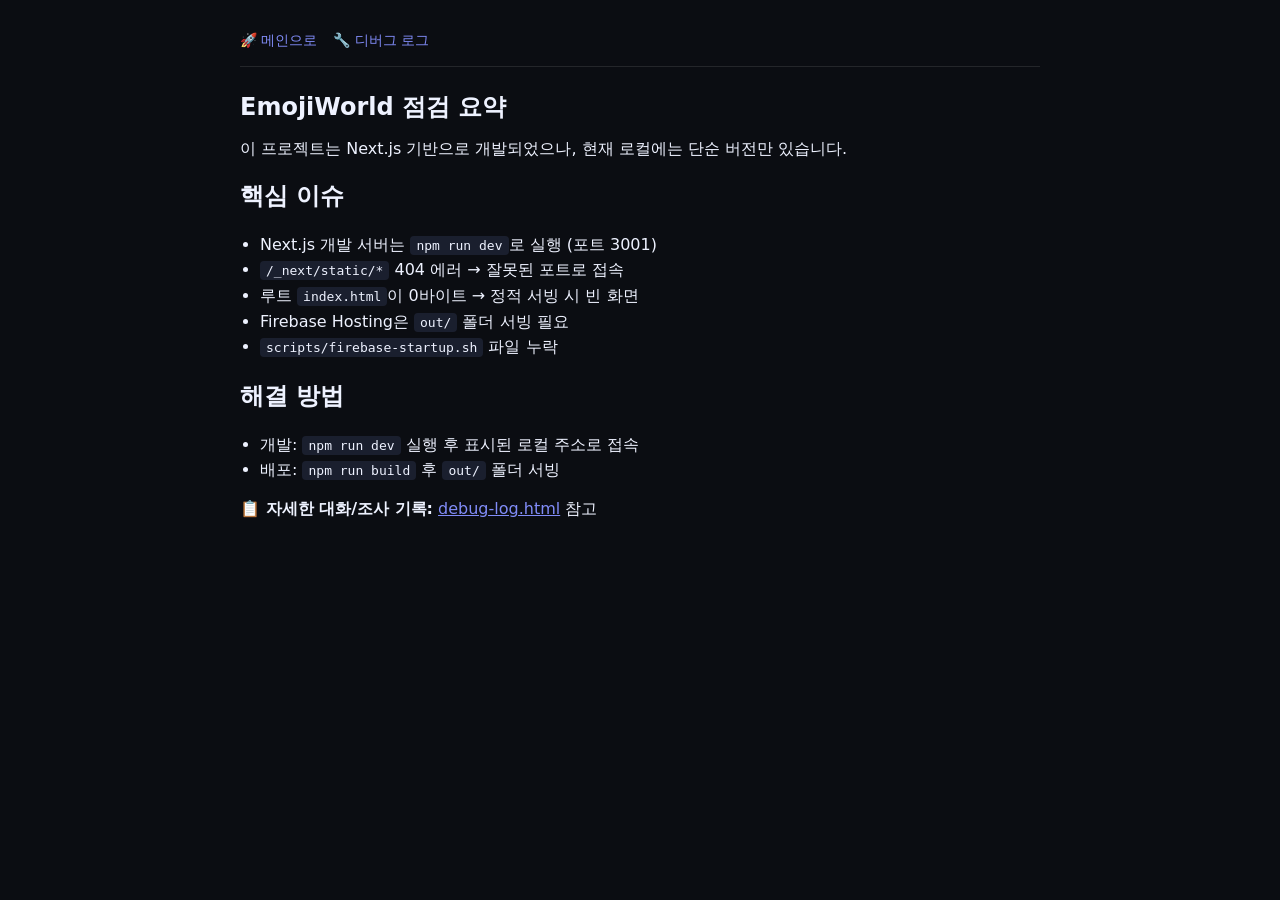
<file: summary.html>
<!doctype html>
<html lang="ko">
  <head>
    <meta charset="utf-8" />
    <meta name="viewport" content="width=device-width, initial-scale=1" />
    <meta name="description" content="이모지월드 프로젝트 점검 요약 - Next.js 기반 프로젝트의 핵심 이슈와 해결 방법">
    <link rel="icon" href="data:image/svg+xml,<svg xmlns='http://www.w3.org/2000/svg' viewBox='0 0 100 100'><text y='.9em' font-size='90'>📋</text></svg>">
    <title>EmojiWorld 점검 요약</title>
    <style>
      body {
        font-family: system-ui, -apple-system, Segoe UI, Roboto, Arial, sans-serif;
        margin: 0;
        padding: 32px;
        background: #0b0d12;
        color: #eef2ff;
      }
      main {
        max-width: 800px;
        margin: 0 auto;
      }
      h1 {
        margin: 0 0 16px;
        font-size: 24px;
      }
      ul {
        line-height: 1.6;
        padding-left: 20px;
      }
      code {
        background: #1a1f2e;
        padding: 2px 6px;
        border-radius: 4px;
      }
      .nav-bar {
        margin-bottom: 24px;
        padding-bottom: 16px;
        border-bottom: 1px solid rgba(255, 255, 255, 0.1);
        display: flex;
        gap: 16px;
      }
      .nav-bar a {
        color: #818cf8;
        text-decoration: none;
        font-size: 14px;
      }
      .nav-bar a:hover {
        text-decoration: underline;
      }
    </style>
  </head>
  <body>
    <main>
      <nav class="nav-bar" aria-label="페이지 내비게이션">
        <a href="index.html">🚀 메인으로</a>
        <a href="debug-log.html">🔧 디버그 로그</a>
      </nav>
      <h1>EmojiWorld 점검 요약</h1>
      <p>이 프로젝트는 Next.js 기반으로 개발되었으나, 현재 로컬에는 단순 버전만 있습니다.</p>
      
      <h2>핵심 이슈</h2>
      <ul>
        <li>Next.js 개발 서버는 <code>npm run dev</code>로 실행 (포트 3001)</li>
        <li><code>/_next/static/*</code> 404 에러 → 잘못된 포트로 접속</li>
        <li>루트 <code>index.html</code>이 0바이트 → 정적 서빙 시 빈 화면</li>
        <li>Firebase Hosting은 <code>out/</code> 폴더 서빙 필요</li>
        <li><code>scripts/firebase-startup.sh</code> 파일 누락</li>
      </ul>
      
      <h2>해결 방법</h2>
      <ul>
        <li>개발: <code>npm run dev</code> 실행 후 표시된 로컬 주소로 접속</li>
        <li>배포: <code>npm run build</code> 후 <code>out/</code> 폴더 서빙</li>
      </ul>
      
      <p><strong>📋 자세한 대화/조사 기록:</strong> <a href="debug-log.html" style="color: #818cf8;">debug-log.html</a> 참고</p>
    </main>
  </body>
</html>
</file>
<file: app-common.css>
/* ── Pretendard 웹폰트 ── */
@import url('https://cdn.jsdelivr.net/gh/orioncactus/pretendard@v1.3.9/dist/web/variable/pretendardvariable-dynamic-subset.min.css');

/* ── CSS Variables (Design System) ── */
:root {
  --bg-gradient: linear-gradient(135deg, #0f0c29, #302b63, #24243e);
  --glass-bg: rgba(255, 255, 255, 0.08);
  --glass-border: rgba(255, 255, 255, 0.12);
  --glass-shadow: 0 8px 32px rgba(0, 0, 0, 0.3);
  --accent: #818cf8;
  --accent-glow: rgba(129, 140, 248, 0.3);
  --accent-pink: #f472b6;
  --accent-rose: #fb7185;
  --text-primary: #f1f5f9;
  --text-secondary: rgba(241, 245, 249, 0.6);
  --text-muted: rgba(241, 245, 249, 0.35);
  --danger: #ef4444;
  --success: #22c55e;
  --radius-sm: 0.5rem;
  --radius-md: 1rem;
  --radius-lg: 1.5rem;
  --radius-xl: 2rem;
  --radius-full: 9999px;
  --transition: all 0.3s cubic-bezier(0.4, 0, 0.2, 1);
}

/* ── Reset ── */
*,
*::before,
*::after {
  box-sizing: border-box;
  margin: 0;
  padding: 0;
}

/* ── Base ── */
html {
  font-size: 16px;
  -webkit-text-size-adjust: 100%;
}

body {
  font-family: 'Pretendard Variable', 'Pretendard', system-ui, -apple-system, sans-serif;
  background: var(--bg-gradient);
  color: var(--text-primary);
  min-height: 100vh;
  line-height: 1.5;
  overflow-x: hidden;
  -webkit-font-smoothing: antialiased;
}

a {
  color: var(--accent);
  text-decoration: none;
}

button {
  font-family: inherit;
  cursor: pointer;
  border: none;
  outline: none;
}

/* ── App Shell ── */
.app-shell {
  max-width: 480px;
  margin: 0 auto;
  min-height: 100vh;
  position: relative;
  padding-bottom: 80px;
}

/* ── Top Navigation Bar ── */
.top-nav {
  display: flex;
  align-items: center;
  justify-content: space-between;
  padding: 16px 20px;
  position: sticky;
  top: 0;
  z-index: 100;
  background: rgba(15, 12, 41, 0.85);
  backdrop-filter: blur(20px);
  -webkit-backdrop-filter: blur(20px);
  border-bottom: 1px solid var(--glass-border);
}

.top-nav__logo {
  font-size: 1.25rem;
  font-weight: 800;
  letter-spacing: -0.03em;
  background: linear-gradient(135deg, var(--accent), var(--accent-pink));
  -webkit-background-clip: text;
  -webkit-text-fill-color: transparent;
  background-clip: text;
}

.top-nav__actions {
  display: flex;
  gap: 16px;
  align-items: center;
}

.top-nav__btn {
  background: none;
  font-size: 1.4rem;
  padding: 4px;
  transition: var(--transition);
  filter: grayscale(0.3);
}

.top-nav__btn:hover {
  transform: scale(1.15);
  filter: grayscale(0);
}

/* ── Bottom Tab Bar ── */
.tab-bar {
  position: fixed;
  bottom: 0;
  left: 50%;
  transform: translateX(-50%);
  width: 100%;
  max-width: 480px;
  display: flex;
  justify-content: space-around;
  align-items: center;
  padding: 12px 0 calc(12px + env(safe-area-inset-bottom, 0px));
  background: rgba(15, 12, 41, 0.92);
  backdrop-filter: blur(20px);
  -webkit-backdrop-filter: blur(20px);
  border-top: 1px solid var(--glass-border);
  z-index: 100;
}

.tab-bar__item {
  display: flex;
  flex-direction: column;
  align-items: center;
  gap: 2px;
  background: none;
  font-size: 1.5rem;
  padding: 6px 12px;
  transition: var(--transition);
  filter: grayscale(0.5);
  opacity: 0.6;
  position: relative;
}

.tab-bar__item--active {
  filter: grayscale(0);
  opacity: 1;
}

.tab-bar__item--active::after {
  content: '';
  position: absolute;
  bottom: -4px;
  width: 4px;
  height: 4px;
  border-radius: 50%;
  background: var(--accent);
}

.tab-bar__item:hover {
  transform: scale(1.1);
  filter: grayscale(0);
  opacity: 0.9;
}

.tab-bar__label {
  font-size: 0.6rem;
  font-weight: 600;
  color: var(--text-secondary);
  letter-spacing: 0.02em;
}

.tab-bar__item--active .tab-bar__label {
  color: var(--accent);
}

/* ── Glass Card ── */
.glass-card {
  background: var(--glass-bg);
  backdrop-filter: blur(16px);
  -webkit-backdrop-filter: blur(16px);
  border: 1px solid var(--glass-border);
  border-radius: var(--radius-lg);
  box-shadow: var(--glass-shadow);
}

/* ── Story Bar ── */
.story-bar {
  display: flex;
  gap: 16px;
  padding: 16px 20px;
  overflow-x: auto;
  scrollbar-width: none;
  -ms-overflow-style: none;
}

.story-bar::-webkit-scrollbar {
  display: none;
}

.story-item {
  display: flex;
  flex-direction: column;
  align-items: center;
  gap: 6px;
  cursor: pointer;
  flex-shrink: 0;
}

.story-avatar {
  width: 64px;
  height: 64px;
  border-radius: 50%;
  display: flex;
  align-items: center;
  justify-content: center;
  font-size: 2rem;
  background: linear-gradient(135deg, var(--accent), var(--accent-pink), #fbbf24);
  padding: 3px;
  transition: var(--transition);
}

.story-avatar__inner {
  width: 100%;
  height: 100%;
  border-radius: 50%;
  background: #1a1535;
  display: flex;
  align-items: center;
  justify-content: center;
}

.story-item:hover .story-avatar {
  transform: scale(1.08);
  box-shadow: 0 0 20px var(--accent-glow);
}

.story-name {
  font-size: 0.7rem;
  color: var(--text-secondary);
  text-align: center;
  max-width: 64px;
  overflow: hidden;
  text-overflow: ellipsis;
  white-space: nowrap;
}

/* ── Feed Post Card ── */
.feed-post {
  margin: 12px 16px;
  padding: 16px;
  overflow: hidden;
}

.feed-post__header {
  display: flex;
  align-items: center;
  gap: 12px;
  margin-bottom: 14px;
}

.feed-post__avatar {
  width: 40px;
  height: 40px;
  border-radius: 50%;
  background: linear-gradient(135deg, var(--accent), var(--accent-pink));
  display: flex;
  align-items: center;
  justify-content: center;
  font-size: 1.3rem;
  flex-shrink: 0;
}

.feed-post__user-info {
  flex: 1;
}

.feed-post__nickname {
  font-weight: 700;
  font-size: 0.9rem;
}

.feed-post__time {
  font-size: 0.75rem;
  color: var(--text-muted);
}

.feed-post__more {
  background: none;
  font-size: 1.2rem;
  color: var(--text-secondary);
}

/* Emoji Art Grid */
.emoji-art {
  display: grid;
  grid-template-columns: repeat(3, 1fr);
  gap: 2px;
  background: rgba(0, 0, 0, 0.2);
  border-radius: var(--radius-md);
  padding: 12px;
  margin-bottom: 14px;
  aspect-ratio: 1;
  place-items: center;
}

.emoji-art__cell {
  font-size: 2rem;
  transition: var(--transition);
  cursor: pointer;
  user-select: none;
}

.emoji-art__cell:hover {
  transform: scale(1.3) rotate(10deg);
}

/* Post Actions */
.feed-post__actions {
  display: flex;
  align-items: center;
  gap: 4px;
  margin-bottom: 10px;
}

.feed-post__action {
  background: none;
  font-size: 1.4rem;
  padding: 6px 8px;
  transition: var(--transition);
  filter: grayscale(0.3);
}

.feed-post__action:hover {
  transform: scale(1.2);
  filter: grayscale(0);
}

.feed-post__action--liked {
  filter: grayscale(0);
  animation: likeHeart 0.4s ease;
}

.feed-post__action--saved {
  filter: grayscale(0);
}

.feed-post__action--spacer {
  margin-left: auto;
}

@keyframes likeHeart {
  0% { transform: scale(1); }
  25% { transform: scale(1.4); }
  50% { transform: scale(0.9); }
  100% { transform: scale(1); }
}

.feed-post__likes {
  font-weight: 700;
  font-size: 0.85rem;
  margin-bottom: 6px;
}

.feed-post__caption {
  font-size: 0.85rem;
  color: var(--text-secondary);
  line-height: 1.5;
}

.feed-post__caption strong {
  color: var(--text-primary);
  margin-right: 6px;
}

/* ── Profile ── */
.profile-header {
  padding: 24px 20px;
  display: flex;
  gap: 24px;
  align-items: center;
}

.profile-avatar {
  width: 88px;
  height: 88px;
  border-radius: 50%;
  background: linear-gradient(135deg, var(--accent), var(--accent-pink), #fbbf24);
  padding: 3px;
  flex-shrink: 0;
}

.profile-avatar__inner {
  width: 100%;
  height: 100%;
  border-radius: 50%;
  background: #1a1535;
  display: flex;
  align-items: center;
  justify-content: center;
  font-size: 2.8rem;
}

.profile-stats {
  display: flex;
  gap: 20px;
  flex: 1;
  justify-content: center;
}

.profile-stat {
  text-align: center;
}

.profile-stat__number {
  font-weight: 800;
  font-size: 1.1rem;
}

.profile-stat__label {
  font-size: 0.7rem;
  color: var(--text-secondary);
}

.profile-info {
  padding: 0 20px 16px;
}

.profile-info__name {
  font-weight: 800;
  font-size: 1rem;
  margin-bottom: 4px;
}

.profile-info__bio {
  font-size: 0.85rem;
  color: var(--text-secondary);
  line-height: 1.5;
}

.profile-actions {
  display: flex;
  gap: 8px;
  padding: 0 20px 20px;
}

.btn {
  display: inline-flex;
  align-items: center;
  justify-content: center;
  gap: 6px;
  padding: 10px 20px;
  border-radius: var(--radius-md);
  font-weight: 700;
  font-size: 0.85rem;
  transition: var(--transition);
}

.btn--primary {
  background: var(--accent);
  color: white;
}

.btn--primary:hover {
  background: #6366f1;
  box-shadow: 0 4px 20px var(--accent-glow);
  transform: translateY(-1px);
}

.btn--glass {
  background: var(--glass-bg);
  color: var(--text-primary);
  border: 1px solid var(--glass-border);
}

.btn--glass:hover {
  background: rgba(255, 255, 255, 0.15);
}

.btn--danger {
  background: rgba(239, 68, 68, 0.15);
  color: var(--danger);
  border: 1px solid rgba(239, 68, 68, 0.2);
}

.btn--danger:hover {
  background: rgba(239, 68, 68, 0.25);
}

.btn--full {
  flex: 1;
}

/* Profile Grid */
.profile-grid-tabs {
  display: flex;
  border-bottom: 1px solid var(--glass-border);
}

.profile-grid-tab {
  flex: 1;
  padding: 12px;
  background: none;
  font-size: 1.2rem;
  color: var(--text-muted);
  border-bottom: 2px solid transparent;
  transition: var(--transition);
}

.profile-grid-tab--active {
  color: var(--text-primary);
  border-bottom-color: var(--accent);
}

.profile-grid {
  display: grid;
  grid-template-columns: repeat(3, 1fr);
  gap: 2px;
  padding: 2px;
}

.profile-grid__item {
  aspect-ratio: 1;
  background: var(--glass-bg);
  display: grid;
  grid-template-columns: repeat(3, 1fr);
  place-items: center;
  padding: 6px;
  cursor: pointer;
  transition: var(--transition);
}

.profile-grid__item:hover {
  background: rgba(255, 255, 255, 0.15);
}

.profile-grid__emoji {
  font-size: 0.9rem;
}

/* ── Utility ── */
.text-center { text-align: center; }
.mt-1 { margin-top: 8px; }
.mt-2 { margin-top: 16px; }
.mb-1 { margin-bottom: 8px; }
.mb-2 { margin-bottom: 16px; }

/* ── Scrollbar ── */
::-webkit-scrollbar {
  width: 4px;
}
::-webkit-scrollbar-thumb {
  background: rgba(255, 255, 255, 0.1);
  border-radius: 2px;
}

/* ── Floating Emojis Animation (Login) ── */
.floating-emojis {
  position: fixed;
  top: 0;
  left: 0;
  width: 100%;
  height: 100%;
  pointer-events: none;
  z-index: 0;
  overflow: hidden;
}

.floating-emoji {
  position: absolute;
  font-size: 2rem;
  opacity: 0.15;
  animation: floatUp linear infinite;
}

@keyframes floatUp {
  0% {
    transform: translateY(100vh) rotate(0deg);
    opacity: 0;
  }
  10% {
    opacity: 0.15;
  }
  90% {
    opacity: 0.15;
  }
  100% {
    transform: translateY(-10vh) rotate(360deg);
    opacity: 0;
  }
}

/* ── Login Page ── */
.login-page {
  display: flex;
  align-items: center;
  justify-content: center;
  min-height: 100vh;
  padding: 20px;
  position: relative;
  z-index: 1;
}

.login-card {
  width: 100%;
  max-width: 420px;
  padding: 40px 32px;
  text-align: center;
}

.login-card__logo {
  font-size: 3.5rem;
  margin-bottom: 8px;
}

.login-card__title {
  font-size: 1.8rem;
  font-weight: 800;
  letter-spacing: -0.04em;
  margin-bottom: 4px;
  background: linear-gradient(135deg, #fff, var(--accent));
  -webkit-background-clip: text;
  -webkit-text-fill-color: transparent;
  background-clip: text;
}

.login-card__subtitle {
  font-size: 0.9rem;
  color: var(--text-secondary);
  margin-bottom: 32px;
}

.form-group {
  margin-bottom: 20px;
  text-align: left;
}

.form-label {
  display: block;
  font-size: 0.8rem;
  font-weight: 600;
  color: var(--text-secondary);
  margin-bottom: 8px;
  letter-spacing: 0.02em;
}

.form-input {
  width: 100%;
  padding: 14px 16px;
  background: rgba(255, 255, 255, 0.06);
  border: 1px solid var(--glass-border);
  border-radius: var(--radius-md);
  color: var(--text-primary);
  font-size: 1rem;
  font-family: inherit;
  transition: var(--transition);
  outline: none;
}

.form-input::placeholder {
  color: var(--text-muted);
}

.form-input:focus {
  border-color: var(--accent);
  box-shadow: 0 0 0 3px var(--accent-glow);
  background: rgba(255, 255, 255, 0.1);
}

/* Emoji Picker */
.emoji-picker {
  display: flex;
  flex-wrap: wrap;
  gap: 8px;
  justify-content: center;
}

.emoji-picker__option {
  width: 48px;
  height: 48px;
  display: flex;
  align-items: center;
  justify-content: center;
  font-size: 1.6rem;
  background: rgba(255, 255, 255, 0.05);
  border: 2px solid transparent;
  border-radius: var(--radius-md);
  cursor: pointer;
  transition: var(--transition);
}

.emoji-picker__option:hover {
  background: rgba(255, 255, 255, 0.12);
  transform: scale(1.1);
}

.emoji-picker__option--selected {
  border-color: var(--accent);
  background: var(--accent-glow);
  transform: scale(1.1);
  box-shadow: 0 0 16px var(--accent-glow);
}

.login-btn {
  width: 100%;
  padding: 16px;
  background: linear-gradient(135deg, var(--accent), var(--accent-pink));
  color: white;
  font-size: 1.05rem;
  font-weight: 800;
  border-radius: var(--radius-lg);
  transition: var(--transition);
  margin-top: 8px;
  letter-spacing: -0.01em;
}

.login-btn:hover {
  transform: translateY(-2px);
  box-shadow: 0 12px 30px rgba(129, 140, 248, 0.35);
}

.login-btn:active {
  transform: translateY(0);
}

.login-btn:disabled {
  opacity: 0.5;
  cursor: not-allowed;
  transform: none;
}

/* ── Divider ── */
.divider {
  height: 1px;
  background: var(--glass-border);
  margin: 0 20px;
}

/* ── Toast Notification ── */
.toast-container {
  position: fixed;
  top: 20px;
  left: 50%;
  transform: translateX(-50%);
  z-index: 9999;
  display: flex;
  flex-direction: column;
  gap: 8px;
  pointer-events: none;
  max-width: 420px;
  width: 90%;
}

.toast {
  background: rgba(30, 28, 60, 0.95);
  backdrop-filter: blur(20px);
  -webkit-backdrop-filter: blur(20px);
  border: 1px solid var(--glass-border);
  border-radius: var(--radius-md);
  padding: 14px 20px;
  color: var(--text-primary);
  font-size: 0.9rem;
  font-weight: 600;
  display: flex;
  align-items: center;
  gap: 10px;
  box-shadow: 0 12px 40px rgba(0, 0, 0, 0.4);
  pointer-events: auto;
  animation: toastIn 0.4s ease forwards;
}

.toast--success { border-left: 3px solid var(--success); }
.toast--error { border-left: 3px solid var(--danger); }
.toast--info { border-left: 3px solid var(--accent); }

.toast--out {
  animation: toastOut 0.3s ease forwards;
}

@keyframes toastIn {
  0% { transform: translateY(-20px); opacity: 0; }
  100% { transform: translateY(0); opacity: 1; }
}

@keyframes toastOut {
  0% { transform: translateY(0); opacity: 1; }
  100% { transform: translateY(-20px); opacity: 0; }
}

/* ── Modal / Overlay ── */
.modal-overlay {
  position: fixed;
  inset: 0;
  background: rgba(0, 0, 0, 0.6);
  backdrop-filter: blur(8px);
  -webkit-backdrop-filter: blur(8px);
  z-index: 1000;
  display: flex;
  align-items: center;
  justify-content: center;
  padding: 20px;
  animation: fadeIn 0.25s ease;
  opacity: 1;
}

.modal-overlay--hidden {
  display: none;
}

.modal-overlay--closing {
  animation: fadeOut 0.2s ease forwards;
}

.modal {
  background: #1e1c3c;
  border: 1px solid var(--glass-border);
  border-radius: var(--radius-xl);
  padding: 32px 24px;
  max-width: 400px;
  width: 100%;
  animation: modalIn 0.3s ease;
}

.modal__title {
  font-size: 1.2rem;
  font-weight: 800;
  margin-bottom: 16px;
  text-align: center;
}

.modal__actions {
  display: flex;
  gap: 8px;
  margin-top: 20px;
}

@keyframes fadeIn { 0% { opacity: 0; } 100% { opacity: 1; } }
@keyframes fadeOut { 0% { opacity: 1; } 100% { opacity: 0; } }
@keyframes modalIn {
  0% { transform: scale(0.9) translateY(20px); opacity: 0; }
  100% { transform: scale(1) translateY(0); opacity: 1; }
}

/* ── Double Tap Like Heart ── */
.double-tap-heart {
  position: absolute;
  top: 50%;
  left: 50%;
  transform: translate(-50%, -50%) scale(0);
  font-size: 5rem;
  pointer-events: none;
  z-index: 10;
  filter: drop-shadow(0 4px 20px rgba(239, 68, 68, 0.5));
  animation: doubleTapHeart 0.8s ease forwards;
}

@keyframes doubleTapHeart {
  0% { transform: translate(-50%, -50%) scale(0); opacity: 1; }
  15% { transform: translate(-50%, -50%) scale(1.3); opacity: 1; }
  30% { transform: translate(-50%, -50%) scale(1); opacity: 1; }
  70% { transform: translate(-50%, -50%) scale(1); opacity: 1; }
  100% { transform: translate(-50%, -50%) scale(1.3); opacity: 0; }
}

/* ── Post Create Fab ── */
.emoji-art { position: relative; }

/* ── Comment Section ── */
.feed-post__comments {
  font-size: 0.8rem;
  color: var(--text-muted);
  margin-top: 6px;
  cursor: pointer;
}

.feed-post__comments:hover {
  color: var(--text-secondary);
}

/* ── Character Count ── */
.char-count {
  font-size: 0.75rem;
  color: var(--text-muted);
  text-align: right;
  margin-top: 4px;
}

/* ── Badge / Notification Dot ── */
.badge {
  position: absolute;
  top: 2px;
  right: 4px;
  width: 8px;
  height: 8px;
  background: var(--danger);
  border-radius: 50%;
  border: 2px solid #0f0c29;
}

/* ── Smooth page transition ── */
.page-enter {
  animation: pageSlideIn 0.3s ease;
}

@keyframes pageSlideIn {
  0% { opacity: 0; transform: translateY(8px); }
  100% { opacity: 1; transform: translateY(0); }
}

/* ── Image Post ── */
.feed-post__image {
  width: 100%;
  aspect-ratio: 1;
  object-fit: cover;
  border-radius: var(--radius-md);
  margin-bottom: 14px;
  background: rgba(0, 0, 0, 0.2);
  cursor: pointer;
  position: relative;
}

/* ── Post Creation Modal ── */
.create-modal {
  max-width: 440px;
  max-height: 90vh;
  overflow-y: auto;
  padding: 28px 24px;
}

.create-modal__header {
  display: flex;
  align-items: center;
  justify-content: space-between;
  margin-bottom: 20px;
}

.create-modal__close {
  background: none;
  font-size: 1.4rem;
  color: var(--text-secondary);
  padding: 4px;
  transition: var(--transition);
}

.create-modal__close:hover {
  transform: scale(1.2);
  color: var(--text-primary);
}

.image-upload-area {
  border: 2px dashed var(--glass-border);
  border-radius: var(--radius-lg);
  padding: 40px 20px;
  text-align: center;
  cursor: pointer;
  transition: var(--transition);
  margin-bottom: 16px;
  background: rgba(255, 255, 255, 0.03);
  position: relative;
  overflow: hidden;
}

.image-upload-area:hover,
.image-upload-area--dragover {
  border-color: var(--accent);
  background: rgba(129, 140, 248, 0.08);
}

.image-upload-area__icon {
  font-size: 3rem;
  margin-bottom: 8px;
  display: block;
}

.image-upload-area__text {
  font-size: 0.85rem;
  color: var(--text-secondary);
}

.image-upload-area__hint {
  font-size: 0.7rem;
  color: var(--text-muted);
  margin-top: 6px;
}

.image-preview {
  width: 100%;
  aspect-ratio: 1;
  object-fit: cover;
  border-radius: var(--radius-md);
  margin-bottom: 16px;
  display: none;
}

.image-preview--visible {
  display: block;
}

.caption-input {
  width: 100%;
  padding: 14px 16px;
  background: rgba(255, 255, 255, 0.06);
  border: 1px solid var(--glass-border);
  border-radius: var(--radius-md);
  color: var(--text-primary);
  font-size: 0.95rem;
  font-family: inherit;
  transition: var(--transition);
  outline: none;
  resize: none;
  min-height: 60px;
  margin-bottom: 16px;
}

.caption-input::placeholder {
  color: var(--text-muted);
}

.caption-input:focus {
  border-color: var(--accent);
  box-shadow: 0 0 0 3px var(--accent-glow);
}

/* ── Emoji Reaction Bar ── */
.reaction-bar {
  display: flex;
  gap: 4px;
  padding: 8px 0;
  flex-wrap: wrap;
}

.reaction-btn {
  background: rgba(255, 255, 255, 0.06);
  border: 1px solid transparent;
  border-radius: var(--radius-full);
  padding: 4px 10px;
  font-size: 1.1rem;
  cursor: pointer;
  transition: var(--transition);
  display: inline-flex;
  align-items: center;
  gap: 4px;
  line-height: 1;
}

.reaction-btn:hover {
  background: rgba(255, 255, 255, 0.12);
  transform: scale(1.1);
}

.reaction-btn--active {
  border-color: var(--accent);
  background: var(--accent-glow);
}

.reaction-btn__count {
  font-size: 0.7rem;
  color: var(--text-secondary);
  font-weight: 700;
}

.reaction-add {
  background: rgba(255, 255, 255, 0.04);
  border: 1px dashed var(--glass-border);
  border-radius: var(--radius-full);
  padding: 4px 12px;
  font-size: 0.9rem;
  cursor: pointer;
  transition: var(--transition);
  color: var(--text-muted);
}

.reaction-add:hover {
  background: rgba(255, 255, 255, 0.1);
  border-color: var(--text-secondary);
  color: var(--text-secondary);
}

/* Emoji Reaction Picker Popup */
.reaction-picker {
  position: absolute;
  bottom: 100%;
  left: 0;
  background: rgba(30, 28, 60, 0.98);
  backdrop-filter: blur(20px);
  -webkit-backdrop-filter: blur(20px);
  border: 1px solid var(--glass-border);
  border-radius: var(--radius-md);
  padding: 8px;
  display: flex;
  flex-wrap: wrap;
  gap: 4px;
  width: 260px;
  z-index: 50;
  box-shadow: 0 -8px 30px rgba(0, 0, 0, 0.4);
  animation: fadeIn 0.2s ease;
}

.reaction-picker__emoji {
  width: 36px;
  height: 36px;
  display: flex;
  align-items: center;
  justify-content: center;
  font-size: 1.2rem;
  background: none;
  border: none;
  border-radius: var(--radius-sm);
  cursor: pointer;
  transition: var(--transition);
}

.reaction-picker__emoji:hover {
  background: rgba(255, 255, 255, 0.12);
  transform: scale(1.2);
}

/* ── Profile Image Grid ── */
.profile-grid__image {
  width: 100%;
  height: 100%;
  object-fit: cover;
  border-radius: 0;
}

.profile-grid__item--image {
  padding: 0;
  overflow: hidden;
}

/* ── Emoji Detail Viewer ── */
.emoji-viewer {
  position: fixed;
  inset: 0;
  z-index: 1000;
  display: flex;
  align-items: center;
  justify-content: center;
  background: rgba(0, 0, 0, 0.75);
  backdrop-filter: blur(16px);
  -webkit-backdrop-filter: blur(16px);
  animation: fadeIn 0.2s ease;
  cursor: pointer;
}

.emoji-viewer--closing {
  animation: fadeOut 0.2s ease forwards;
}

.emoji-viewer__content {
  display: flex;
  flex-direction: column;
  align-items: center;
  gap: 16px;
  animation: emojiZoomIn 0.3s cubic-bezier(0.34, 1.56, 0.64, 1);
}

.emoji-viewer__emoji {
  font-size: 8rem;
  line-height: 1;
  filter: drop-shadow(0 8px 24px rgba(0, 0, 0, 0.3));
  will-change: transform;
  transition: transform 0.2s ease;
}

.emoji-viewer__emoji:hover {
  transform: scale(1.1);
}

.emoji-viewer__name {
  font-size: 1rem;
  color: var(--text-primary);
  background: var(--glass-bg);
  border: 1px solid var(--glass-border);
  padding: 8px 20px;
  border-radius: var(--radius-full);
  backdrop-filter: blur(10px);
  -webkit-backdrop-filter: blur(10px);
}

.emoji-viewer__hint {
  font-size: 0.75rem;
  color: var(--text-muted);
  margin-top: 4px;
}

/* Emoji Grid Detail (for art view) */
.emoji-viewer__grid {
  display: grid;
  grid-template-columns: repeat(3, 1fr);
  gap: 12px;
  padding: 24px;
  background: var(--glass-bg);
  border: 1px solid var(--glass-border);
  border-radius: var(--radius-lg);
  backdrop-filter: blur(10px);
  -webkit-backdrop-filter: blur(10px);
  animation: emojiZoomIn 0.3s cubic-bezier(0.34, 1.56, 0.64, 1);
}

.emoji-viewer__grid-cell {
  font-size: 3.5rem;
  text-align: center;
  cursor: pointer;
  padding: 12px;
  border-radius: var(--radius-md);
  transition: var(--transition);
}

.emoji-viewer__grid-cell:hover {
  background: rgba(255, 255, 255, 0.1);
  transform: scale(1.15);
}

@keyframes emojiZoomIn {
  0% { opacity: 0; transform: scale(0.5); }
  100% { opacity: 1; transform: scale(1); }
}

/* ── Onboarding Tutorial ── */
.onboarding {
  position: fixed;
  inset: 0;
  z-index: 2000;
  display: flex;
  align-items: center;
  justify-content: center;
  background: rgba(0, 0, 0, 0.8);
  backdrop-filter: blur(20px);
  -webkit-backdrop-filter: blur(20px);
  animation: fadeIn 0.3s ease;
}

.onboarding__card {
  width: 90%;
  max-width: 380px;
  background: linear-gradient(135deg, rgba(30, 28, 60, 0.98), rgba(50, 40, 90, 0.98));
  border: 1px solid var(--glass-border);
  border-radius: var(--radius-xl);
  padding: 36px 28px 28px;
  text-align: center;
  animation: emojiZoomIn 0.4s cubic-bezier(0.34, 1.56, 0.64, 1);
  box-shadow: 0 24px 80px rgba(0, 0, 0, 0.5);
}

.onboarding__emoji {
  font-size: 4rem;
  margin-bottom: 12px;
  display: block;
  animation: float 3s ease-in-out infinite;
}

.onboarding__title {
  font-size: 1.3rem;
  font-weight: 800;
  color: var(--text-primary);
  margin-bottom: 8px;
}

.onboarding__desc {
  font-size: 0.9rem;
  color: var(--text-secondary);
  line-height: 1.6;
  margin-bottom: 24px;
}

.onboarding__dots {
  display: flex;
  justify-content: center;
  gap: 8px;
  margin-bottom: 24px;
}

.onboarding__dot {
  width: 8px;
  height: 8px;
  border-radius: 50%;
  background: var(--glass-border);
  transition: var(--transition);
}

.onboarding__dot--active {
  background: var(--accent);
  width: 24px;
  border-radius: 4px;
}

.onboarding__actions {
  display: flex;
  gap: 12px;
}

.onboarding__btn {
  flex: 1;
  padding: 14px;
  border-radius: var(--radius-md);
  font-size: 0.95rem;
  font-weight: 700;
  cursor: pointer;
  transition: var(--transition);
  border: none;
  font-family: inherit;
}

.onboarding__btn--skip {
  background: rgba(255, 255, 255, 0.08);
  color: var(--text-secondary);
}

.onboarding__btn--skip:hover {
  background: rgba(255, 255, 255, 0.14);
}

.onboarding__btn--next {
  background: linear-gradient(135deg, var(--accent), var(--accent-pink));
  color: #fff;
}

.onboarding__btn--next:hover {
  transform: translateY(-1px);
  box-shadow: 0 4px 16px var(--accent-glow);
}

@keyframes float {
  0%, 100% { transform: translateY(0); }
  50% { transform: translateY(-8px); }
}
</file>
